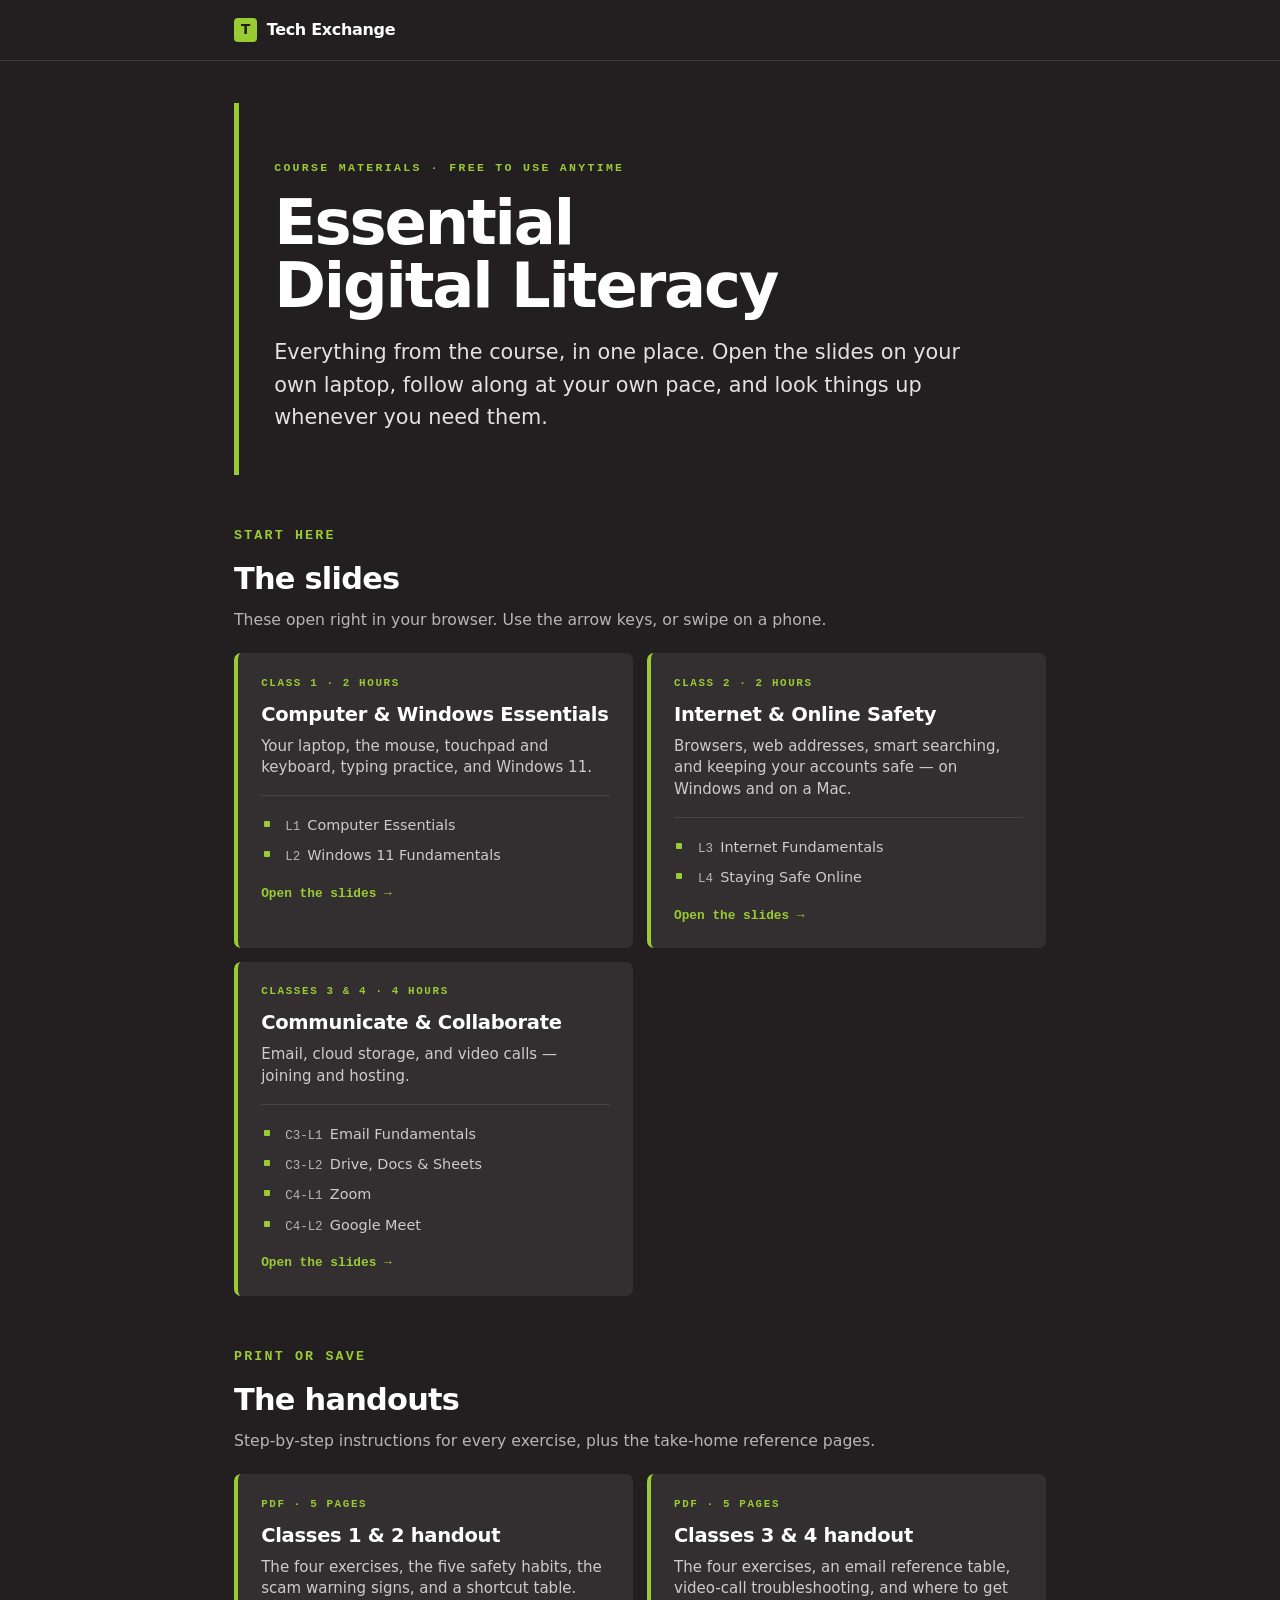
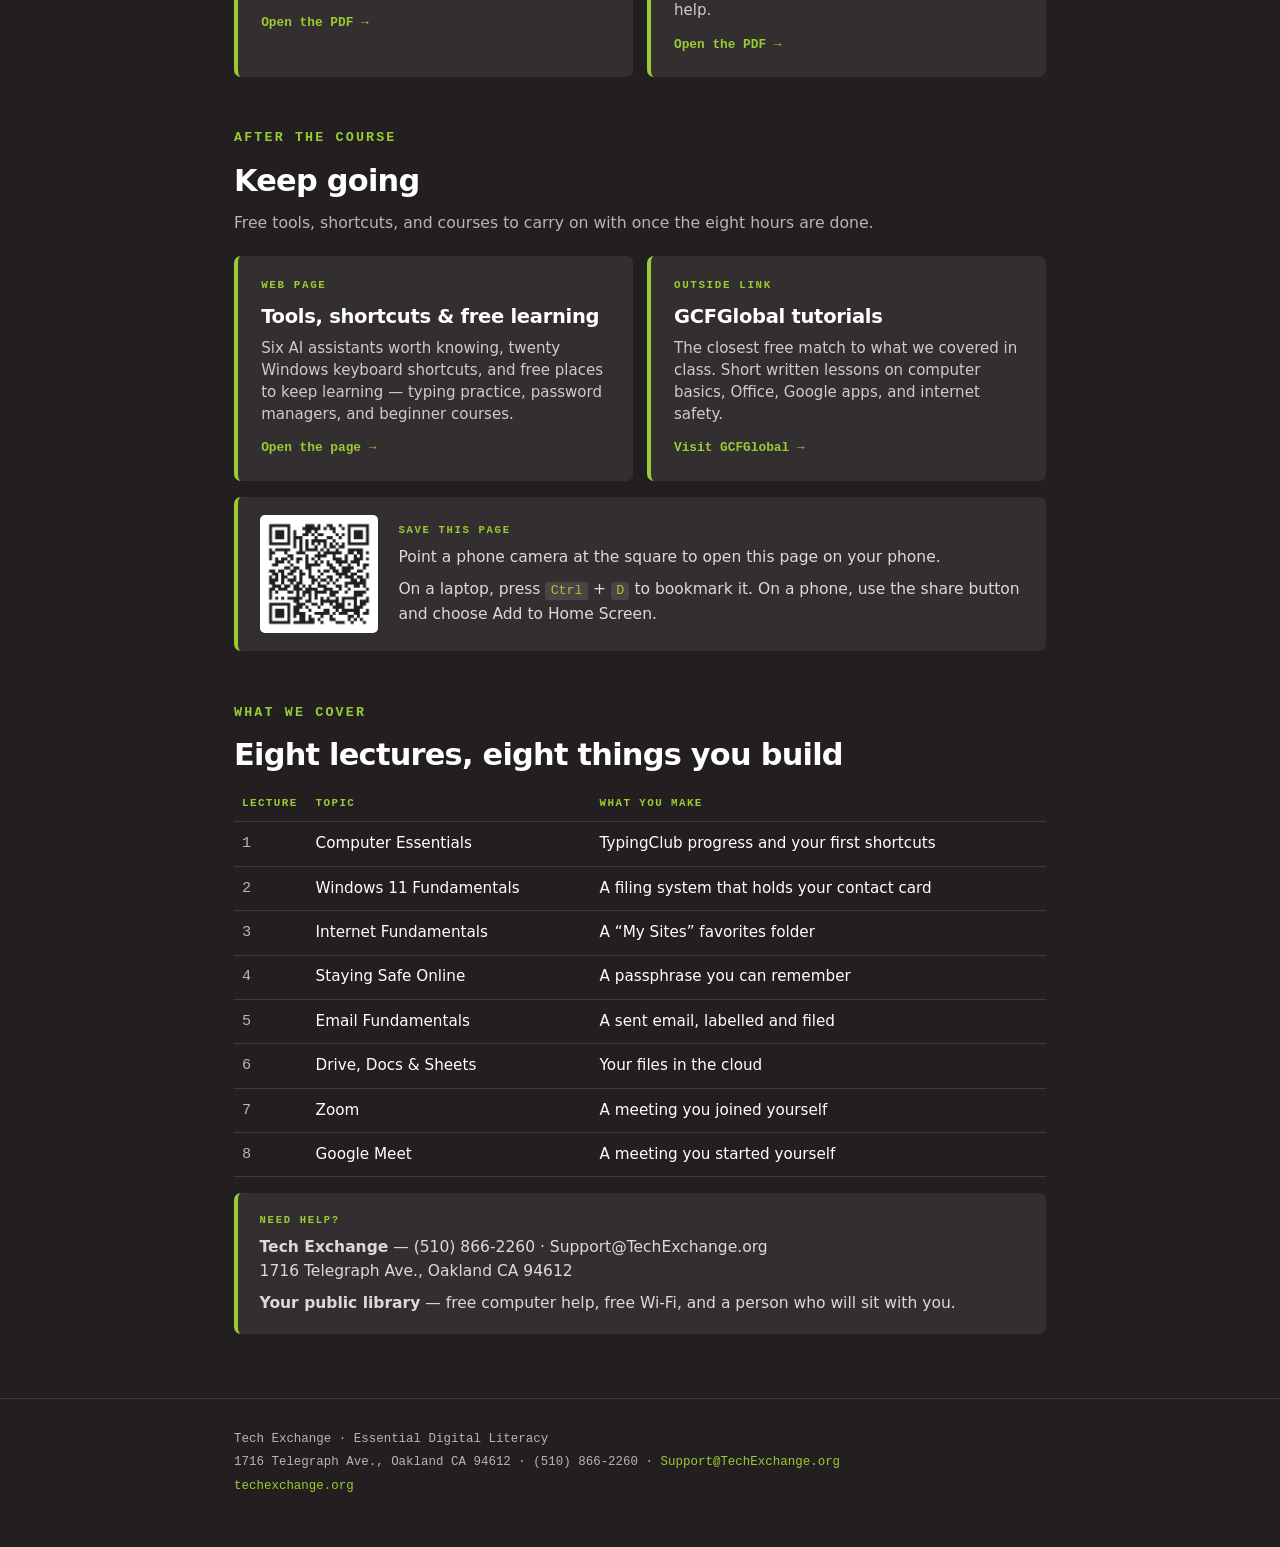
<file: index.html>
<!DOCTYPE html>
<html lang="en">
<head>
<meta charset="utf-8">
<meta name="viewport" content="width=device-width,initial-scale=1">
<title>Essential Digital Literacy — Course Materials | Tech Exchange</title>
<meta name="description" content="All slides and handouts from the Tech Exchange Essential Digital Literacy course. Free to use anytime.">
<style>
:root{
  --ink:#231F20;--lime:#99CC33;--slate:#332E2F;--paper:#FFFFFF;--muted:#B9B4B5;
  --sans:"IBM Plex Sans","Segoe UI",system-ui,-apple-system,Arial,sans-serif;
  --mono:"IBM Plex Mono","Courier New",monospace;
}
*{box-sizing:border-box;margin:0;padding:0}
body{background:var(--ink);color:var(--paper);font-family:var(--sans);line-height:1.55;
  -webkit-font-smoothing:antialiased}
.wrap{max-width:940px;margin:0 auto;padding:0 5vw}
a{color:inherit}

header{border-bottom:1px solid #3d3839;padding:1.1rem 0}
.brand{display:flex;align-items:center;gap:.6rem;font-weight:900;letter-spacing:-.02em;font-size:1rem}
.brand .mark{width:1.7em;height:1.7em;background:var(--lime);border-radius:4px;
  display:grid;place-items:center;color:var(--ink);font-size:.85em;font-weight:900}

.hero{padding:3.5rem 0 2.6rem;border-left:5px solid var(--lime);padding-left:clamp(1rem,4vw,2.2rem);
  margin:2.6rem 0 0}
.eyebrow{font-family:var(--mono);color:var(--lime);letter-spacing:.2em;text-transform:uppercase;
  font-weight:600;font-size:.72rem;margin-bottom:1rem}
h1{font-size:clamp(2.1rem,6.5vw,3.9rem);font-weight:900;letter-spacing:-.035em;line-height:1}
.hero p{font-size:clamp(1.02rem,2.2vw,1.3rem);color:#E4E1E1;margin-top:1.2rem;max-width:52ch}

h2{font-size:clamp(1.3rem,3vw,1.9rem);font-weight:900;letter-spacing:-.025em;margin:3.2rem 0 .4rem}
h2 .n{display:block;font-family:var(--mono);color:var(--lime);font-size:.44em;font-weight:600;
  letter-spacing:.16em;text-transform:uppercase;margin-bottom:.6em}
.sub{color:var(--muted);font-size:.98rem;margin-bottom:1.3rem}

.cards{display:grid;gap:.85rem;grid-template-columns:1fr 1fr}
@media(max-width:700px){.cards{grid-template-columns:1fr}}
.card{display:block;background:var(--slate);border-radius:7px;padding:1.35rem 1.45rem;
  text-decoration:none;border-left:4px solid var(--lime);transition:background .15s,transform .15s}
.card:hover,.card:focus-visible{background:#3f3839;transform:translateY(-2px)}
.card:focus-visible{outline:3px solid var(--lime);outline-offset:3px}
.card .k{font-family:var(--mono);font-size:.68rem;letter-spacing:.15em;text-transform:uppercase;
  color:var(--lime);font-weight:600;display:block;margin-bottom:.5rem}
.card h3{font-size:1.22rem;font-weight:800;letter-spacing:-.015em;margin-bottom:.35rem}
.card p{color:#CFCACB;font-size:.94rem;line-height:1.45}
.card .go{display:inline-block;margin-top:.8rem;font-family:var(--mono);font-size:.8rem;
  color:var(--lime);font-weight:600}

.lecs{margin-top:1rem;border-top:1px solid #4a4445;padding-top:.9rem}
.lecs li{list-style:none;font-size:.9rem;color:#CFCACB;padding:.22rem 0 .22rem 1.5rem;position:relative}
.lecs li::before{content:"";position:absolute;left:.15rem;top:.72em;width:.42em;height:.42em;
  background:var(--lime);border-radius:1px}
.lecs .id{font-family:var(--mono);font-size:.78rem;color:var(--muted);margin-right:.45rem}

.note{background:var(--slate);border-radius:7px;padding:1.15rem 1.35rem;margin-top:1rem;
  border-left:4px solid var(--lime)}
.note .tag{font-family:var(--mono);font-size:.66rem;letter-spacing:.16em;text-transform:uppercase;
  color:var(--lime);font-weight:600;display:block;margin-bottom:.4rem}
.note p{font-size:.97rem;color:#DDD9DA}
.note p + p{margin-top:.55rem}
kbd{font-family:var(--mono);background:#4a4445;border-radius:3px;padding:.1em .4em;
  font-size:.86em;color:var(--lime)}

table{width:100%;border-collapse:collapse;margin-top:.4rem}
th,td{text-align:left;padding:.62rem .5rem;border-bottom:1px solid #3d3839;font-size:.95rem}
th{font-family:var(--mono);font-size:.68rem;letter-spacing:.13em;text-transform:uppercase;
  color:var(--lime);font-weight:600}
td:first-child{font-family:var(--mono);color:var(--muted);white-space:nowrap;width:4.6rem}

footer{margin-top:4rem;border-top:1px solid #3d3839;padding:1.8rem 0 3rem;
  font-family:var(--mono);font-size:.78rem;color:var(--muted);line-height:1.9}
footer a{color:var(--lime);text-decoration:none}
footer a:hover{text-decoration:underline}
</style>
</head>
<body>

<header><div class="wrap"><div class="brand"><span class="mark">T</span>Tech&nbsp;Exchange</div></div></header>

<div class="wrap">

<div class="hero">
  <div class="eyebrow">Course materials · Free to use anytime</div>
  <h1>Essential<br>Digital Literacy</h1>
  <p>Everything from the course, in one place. Open the slides on your own laptop, follow along at your own pace, and look things up whenever you need them.</p>
</div>

<h2><span class="n">Start here</span>The slides</h2>
<p class="sub">These open right in your browser. Use the arrow keys, or swipe on a phone.</p>

<div class="cards">
  <a class="card" href="class-1.html">
    <span class="k">Class 1 · 2 hours</span>
    <h3>Computer &amp; Windows Essentials</h3>
    <p>Your laptop, the mouse, touchpad and keyboard, typing practice, and Windows 11.</p>
    <ul class="lecs">
      <li><span class="id">L1</span>Computer Essentials</li>
      <li><span class="id">L2</span>Windows 11 Fundamentals</li>
    </ul>
    <span class="go">Open the slides →</span>
  </a>

  <a class="card" href="class-2.html">
    <span class="k">Class 2 · 2 hours</span>
    <h3>Internet &amp; Online Safety</h3>
    <p>Browsers, web addresses, smart searching, and keeping your accounts safe — on Windows and on a Mac.</p>
    <ul class="lecs">
      <li><span class="id">L3</span>Internet Fundamentals</li>
      <li><span class="id">L4</span>Staying Safe Online</li>
    </ul>
    <span class="go">Open the slides →</span>
  </a>

  <a class="card" href="class-3.html">
    <span class="k">Classes 3 &amp; 4 · 4 hours</span>
    <h3>Communicate &amp; Collaborate</h3>
    <p>Email, cloud storage, and video calls — joining and hosting.</p>
    <ul class="lecs">
      <li><span class="id">C3-L1</span>Email Fundamentals</li>
      <li><span class="id">C3-L2</span>Drive, Docs &amp; Sheets</li>
      <li><span class="id">C4-L1</span>Zoom</li>
      <li><span class="id">C4-L2</span>Google Meet</li>
    </ul>
    <span class="go">Open the slides →</span>
  </a>
</div>

<h2><span class="n">Print or save</span>The handouts</h2>
<p class="sub">Step-by-step instructions for every exercise, plus the take-home reference pages.</p>

<div class="cards">
  <a class="card" href="class-1-handout.pdf">
    <span class="k">PDF · 5 pages</span>
    <h3>Classes 1 &amp; 2 handout</h3>
    <p>The four exercises, the five safety habits, the scam warning signs, and a shortcut table.</p>
    <span class="go">Open the PDF →</span>
  </a>
  <a class="card" href="class-2-handout.pdf">
    <span class="k">PDF · 5 pages</span>
    <h3>Classes 3 &amp; 4 handout</h3>
    <p>The four exercises, an email reference table, video-call troubleshooting, and where to get help.</p>
    <span class="go">Open the PDF →</span>
  </a>
</div>

<h2><span class="n">After the course</span>Keep going</h2>
<p class="sub">Free tools, shortcuts, and courses to carry on with once the eight hours are done.</p>

<div class="cards">
  <a class="card" href="resources.html">
    <span class="k">Web page</span>
    <h3>Tools, shortcuts &amp; free learning</h3>
    <p>Six AI assistants worth knowing, twenty Windows keyboard shortcuts, and free places to keep learning — typing practice, password managers, and beginner courses.</p>
    <span class="go">Open the page &rarr;</span>
  </a>
  <a class="card" href="https://edu.gcfglobal.org">
    <span class="k">Outside link</span>
    <h3>GCFGlobal tutorials</h3>
    <p>The closest free match to what we covered in class. Short written lessons on computer basics, Office, Google apps, and internet safety.</p>
    <span class="go">Visit GCFGlobal &rarr;</span>
  </a>
</div>

<div class="note" style="display:flex;gap:1.3rem;align-items:center;flex-wrap:wrap">
  <img src="[data-uri]" alt="QR code linking to this page"
       style="width:118px;height:118px;border-radius:5px;flex:0 0 auto">
  <div style="flex:1;min-width:230px">
    <span class="tag">Save this page</span>
    <p>Point a phone camera at the square to open this page on your phone.</p>
    <p>On a laptop, press <kbd>Ctrl</kbd> + <kbd>D</kbd> to bookmark it. On a phone, use the share button and choose Add to Home Screen.</p>
  </div>
</div>

<h2><span class="n">What we cover</span>Eight lectures, eight things you build</h2>
<table>
<tr><th>Lecture</th><th>Topic</th><th>What you make</th></tr>
<tr><td>1</td><td>Computer Essentials</td><td>TypingClub progress and your first shortcuts</td></tr>
<tr><td>2</td><td>Windows 11 Fundamentals</td><td>A filing system that holds your contact card</td></tr>
<tr><td>3</td><td>Internet Fundamentals</td><td>A “My Sites” favorites folder</td></tr>
<tr><td>4</td><td>Staying Safe Online</td><td>A passphrase you can remember</td></tr>
<tr><td>5</td><td>Email Fundamentals</td><td>A sent email, labelled and filed</td></tr>
<tr><td>6</td><td>Drive, Docs &amp; Sheets</td><td>Your files in the cloud</td></tr>
<tr><td>7</td><td>Zoom</td><td>A meeting you joined yourself</td></tr>
<tr><td>8</td><td>Google Meet</td><td>A meeting you started yourself</td></tr>
</table>

<div class="note">
  <span class="tag">Need help?</span>
  <p><strong>Tech Exchange</strong> — (510) 866-2260 · Support@TechExchange.org<br>1716 Telegraph Ave., Oakland CA 94612</p>
  <p><strong>Your public library</strong> — free computer help, free Wi-Fi, and a person who will sit with you.</p>
</div>

</div>

<footer><div class="wrap">
Tech Exchange · Essential Digital Literacy<br>
1716 Telegraph Ave., Oakland CA 94612 · (510) 866-2260 · <a href="mailto:Support@TechExchange.org">Support@TechExchange.org</a><br>
<a href="https://www.techexchange.org">techexchange.org</a>
</div></footer>

</body>
</html>
</file>
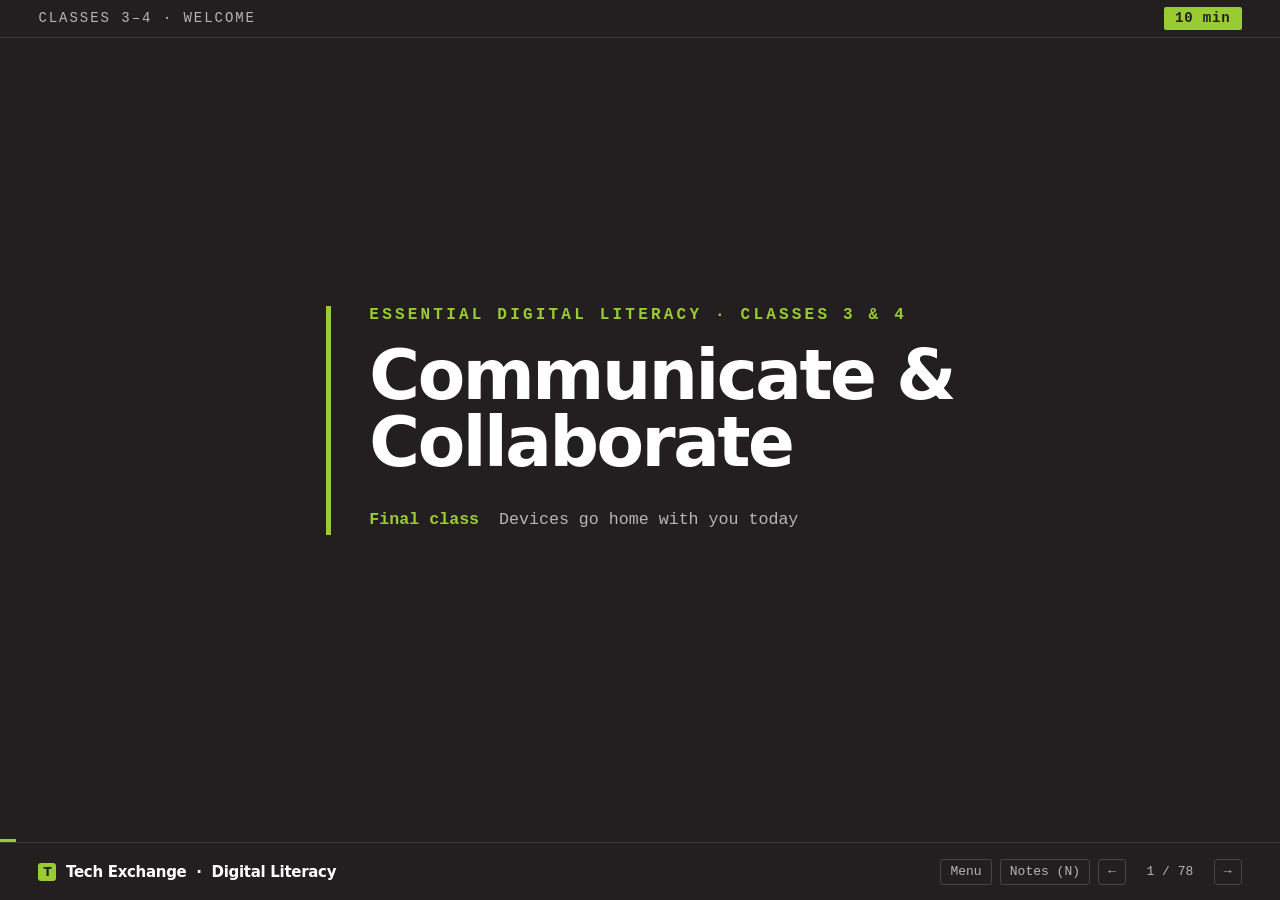
<file: class-3.html>
<!DOCTYPE html>
<html lang="en">
<head>
<meta charset="utf-8">
<meta name="viewport" content="width=device-width,initial-scale=1">
<title>Classes 3 &amp; 4 — Communicate &amp; Collaborate | Tech Exchange Digital Literacy</title>
<style>
:root{
  --ink:#231F20; --lime:#99CC33; --slate:#332E2F; --paper:#FFFFFF; --flag:#FF4D4D;
  --muted:#B9B4B5;
  --sans:"IBM Plex Sans","Segoe UI",system-ui,-apple-system,"Helvetica Neue",Arial,sans-serif;
  --mono:"IBM Plex Mono","Courier New",Courier,monospace;
}
*{box-sizing:border-box;margin:0;padding:0}
html,body{height:100%}
body{
  background:var(--ink); color:var(--paper); font-family:var(--sans);
  overflow:hidden; -webkit-font-smoothing:antialiased;
}
/* ---------- stage ---------- */
#stage{position:fixed;inset:0;display:flex;align-items:center;justify-content:center;padding:2.5vh 3vw 9vh}
.slide{display:none;width:100%;max-width:1180px;max-height:100%;overflow-y:auto}
.slide.on{display:block;animation:in .22s ease-out}
@keyframes in{from{opacity:0;transform:translateY(8px)}to{opacity:1;transform:none}}
@media (prefers-reduced-motion:reduce){.slide.on{animation:none}}

/* ---------- chip strip ---------- */
#chips{position:fixed;top:0;left:0;right:0;height:4.2vh;min-height:34px;
  display:flex;align-items:center;justify-content:space-between;
  padding:0 3vw;border-bottom:1px solid #3d3839;background:var(--ink);z-index:5}
#chipL{font-family:var(--mono);font-size:clamp(11px,1.15vw,14px);letter-spacing:.14em;
  text-transform:uppercase;color:var(--muted)}
#chipR{font-family:var(--mono);font-size:clamp(11px,1.15vw,14px);font-weight:600;
  background:var(--lime);color:var(--ink);padding:.25em .8em;border-radius:2px;letter-spacing:.06em}

/* ---------- footer ---------- */
#foot{position:fixed;bottom:0;left:0;right:0;height:6.4vh;min-height:48px;
  display:flex;align-items:center;justify-content:space-between;padding:0 3vw;
  border-top:1px solid #3d3839;background:var(--ink);z-index:5;gap:1rem}
#brand{display:flex;align-items:center;gap:.6rem;font-weight:900;letter-spacing:-.02em;
  font-size:clamp(12px,1.2vw,15px)}
#brand .mark{width:1.5em;height:1.5em;background:var(--lime);border-radius:3px;
  display:grid;place-items:center;color:var(--ink);font-size:.8em;font-weight:900}
#nav{display:flex;align-items:center;gap:.5rem;font-family:var(--mono);font-size:clamp(11px,1.1vw,13px)}
button{font:inherit;font-family:var(--mono);background:transparent;color:var(--muted);
  border:1px solid #4a4445;border-radius:3px;padding:.35em .7em;cursor:pointer}
button:hover{border-color:var(--lime);color:var(--lime)}
button:focus-visible{outline:3px solid var(--lime);outline-offset:2px}
#count{color:var(--muted);min-width:5.5em;text-align:center}
#bar{position:fixed;bottom:6.4vh;left:0;height:3px;background:var(--lime);z-index:6;transition:width .2s}

/* ---------- type ---------- */
h1{font-size:clamp(2.1rem,5.4vw,4.4rem);font-weight:900;letter-spacing:-.035em;line-height:.98}
h2{font-size:clamp(1.6rem,3.5vw,2.9rem);font-weight:900;letter-spacing:-.03em;line-height:1.04;
  margin-bottom:.6em}
h2 .n{color:var(--lime);font-family:var(--mono);font-size:.45em;font-weight:600;
  letter-spacing:.1em;display:block;margin-bottom:.5em}
p,li{font-size:clamp(1.02rem,1.75vw,1.5rem);line-height:1.5;color:#EDEAEA}
.lead{font-size:clamp(1.15rem,2.1vw,1.75rem);color:var(--paper)}
strong{color:var(--paper);font-weight:700}
.kbd{font-family:var(--mono);background:var(--slate);border:1px solid #4a4445;
  border-radius:3px;padding:.12em .45em;font-size:.9em;color:var(--lime);white-space:nowrap}
ul{list-style:none}
ul li{position:relative;padding-left:1.5em;margin-bottom:.65em}
ul li::before{content:"";position:absolute;left:0;top:.62em;width:.55em;height:.55em;
  background:var(--lime);border-radius:1px}
ol{padding-left:0;counter-reset:s;list-style:none}
ol li{position:relative;padding-left:2.4em;margin-bottom:.7em;counter-increment:s}
ol li::before{content:counter(s);position:absolute;left:0;top:.05em;font-family:var(--mono);
  font-size:.85em;font-weight:600;color:var(--ink);background:var(--lime);width:1.7em;height:1.7em;
  display:grid;place-items:center;border-radius:3px}

/* ---------- components ---------- */
.grid{display:grid;gap:1rem;margin-top:.4em}
.g2{grid-template-columns:repeat(2,1fr)}
.g3{grid-template-columns:repeat(3,1fr)}
.g4{grid-template-columns:repeat(4,1fr)}
@media(max-width:820px){.g2,.g3,.g4{grid-template-columns:1fr}}
.card{background:var(--slate);border-radius:5px;padding:1.1em 1.2em;border-left:3px solid var(--lime)}
.card h3{font-size:clamp(.95rem,1.5vw,1.25rem);font-weight:700;margin-bottom:.35em;color:var(--paper)}
.card p{font-size:clamp(.9rem,1.35vw,1.12rem);color:#CFCACB;line-height:1.42}
.plain{border-left-color:#4a4445}

.callout{border-radius:5px;padding:1em 1.2em;margin-top:1.1em;background:var(--slate);
  border-left:4px solid var(--lime)}
.callout .tag{font-family:var(--mono);font-size:.72em;letter-spacing:.16em;text-transform:uppercase;
  color:var(--lime);font-weight:600;display:block;margin-bottom:.35em}
.callout.caution{border-left-color:var(--flag)}
.callout.caution .tag{color:var(--flag)}
.callout p{font-size:clamp(.95rem,1.5vw,1.25rem)}

.obj{background:var(--slate);border-radius:5px;padding:1.1em 1.3em;margin-top:1em}
.obj .tag{font-family:var(--mono);font-size:.72em;letter-spacing:.16em;text-transform:uppercase;
  color:var(--lime);font-weight:600;display:block;margin-bottom:.6em}

.cover{border-left:5px solid var(--lime);padding-left:clamp(1rem,3vw,2.4rem)}
.cover .eyebrow{font-family:var(--mono);color:var(--lime);letter-spacing:.2em;font-weight:600;
  text-transform:uppercase;font-size:clamp(.75rem,1.3vw,1rem);margin-bottom:1.1em}
.cover .meta{font-family:var(--mono);color:var(--muted);margin-top:1.6em;
  font-size:clamp(.8rem,1.3vw,1.05rem);line-height:1.9}
.cover .meta b{color:var(--lime);font-weight:600}

.steps li{background:var(--slate);border-radius:4px;padding:.75em 1em .75em 3.4em;margin-bottom:.55em}
.steps li::before{left:.8em;top:.75em}

.qa{background:var(--slate);border-radius:5px;padding:1em 1.2em;margin-bottom:.7em}
.qa .q{font-weight:700;font-size:clamp(1rem,1.6vw,1.3rem);margin-bottom:.3em}
.qa .a{color:var(--lime);font-family:var(--mono);font-size:clamp(.88rem,1.4vw,1.1rem)}

table{width:100%;border-collapse:collapse;margin-top:.6em}
th,td{text-align:left;padding:.6em .7em;border-bottom:1px solid #433d3e;
  font-size:clamp(.88rem,1.4vw,1.15rem)}
th{font-family:var(--mono);font-size:.78em;letter-spacing:.12em;text-transform:uppercase;
  color:var(--lime);font-weight:600}

/* scam drill */
.msg{background:var(--slate);border-radius:6px;padding:1.2em 1.4em;font-size:clamp(.95rem,1.55vw,1.25rem);
  line-height:1.65;max-width:44ch;border:1px solid #4a4445}
.flag{background:#4a4445;border-radius:3px;padding:.05em .3em;cursor:pointer;
  border-bottom:2px dotted var(--lime)}
.flag:hover{background:#5a5354}
.flag.hit{background:var(--flag);color:var(--ink);font-weight:700;border-bottom-color:transparent}
#drillCount{font-family:var(--mono);color:var(--lime);font-weight:600;margin-top:.9em;display:block;
  font-size:clamp(.9rem,1.4vw,1.15rem)}

/* notes */
#notes{position:fixed;left:0;right:0;bottom:6.4vh;max-height:42vh;overflow-y:auto;
  background:#171415;border-top:2px solid var(--lime);padding:1.1em 3vw;display:none;z-index:7}
#notes.on{display:block}
#notes h4{font-family:var(--mono);font-size:.78rem;letter-spacing:.16em;text-transform:uppercase;
  color:var(--lime);margin-bottom:.5em}
#notes p{font-size:clamp(.9rem,1.3vw,1.08rem);color:#DAD6D7;line-height:1.55}

/* menu */
#menu{position:fixed;inset:0;background:rgba(20,17,18,.97);z-index:9;display:none;
  padding:6vh 6vw;overflow-y:auto}
#menu.on{display:block}
#menu h3{font-family:var(--mono);color:var(--lime);letter-spacing:.16em;text-transform:uppercase;
  font-size:.85rem;margin:1.4em 0 .6em}
#menu h3:first-child{margin-top:0}
#menu a{display:block;color:#DAD6D7;text-decoration:none;padding:.35em 0;
  font-size:clamp(.92rem,1.4vw,1.15rem);border-bottom:1px solid #2e2a2b}
#menu a:hover,#menu a:focus{color:var(--lime)}
.sr{position:absolute;width:1px;height:1px;overflow:hidden;clip:rect(0 0 0 0)}
</style>
</head>
<body>
<div id="chips"><span id="chipL"></span><span id="chipR"></span></div>
<div id="stage"><div id="slides"></div></div>
<div id="bar" style="width:0"></div>
<div id="notes"><h4>Instructor notes</h4><p id="notesBody"></p></div>
<div id="menu" role="dialog" aria-label="Jump to section"></div>
<div id="foot">
  <div id="brand"><span class="mark">T</span> Tech&nbsp;Exchange &nbsp;·&nbsp; Digital Literacy</div>
  <div id="nav">
    <button id="btnMenu" aria-label="Jump to section">Menu</button>
    <button id="btnNotes" aria-label="Toggle instructor notes">Notes (N)</button>
    <button id="btnPrev" aria-label="Previous slide">←</button>
    <span id="count"></span>
    <button id="btnNext" aria-label="Next slide">→</button>
  </div>
</div>
<script>
const DECK = [

/* ===================== FRONT MATTER ===================== */
{h:"Classes 3–4",c:"Welcome",t:"10 min",html:`
<div class="cover">
  <div class="eyebrow">Essential Digital Literacy · Classes 3 &amp; 4</div>
  <h1>Communicate &amp;<br>Collaborate</h1>
  <div class="meta">
    <b>Final class</b> &nbsp;Devices go home with you today
  </div>
</div>`,
n:"Sign-in sheet around now. Laptops open and powering on while you talk. Confirm everyone has their Device ID recorded from the first class."},

{h:"Classes 3–4",c:"Welcome",t:"10 min",html:`
<h2><span class="n">The plan</span>Four hours, four tools</h2>
<table>
<tr><th>Hour</th><th>What we cover</th><th>What you walk out with</th></tr>
<tr><td><span class="kbd">1</span></td><td>Email — Gmail</td><td>A sent email and a labelled inbox</td></tr>
<tr><td><span class="kbd">2</span></td><td>Google Drive, Docs, Sheets</td><td>Your files in the cloud</td></tr>
<tr><td><span class="kbd">3</span></td><td>Zoom</td><td>A meeting you joined yourself</td></tr>
<tr><td><span class="kbd">4</span></td><td>Google Meet</td><td>A meeting you started yourself</td></tr>
</table>
<div class="callout"><span class="tag">Note</span><p>A break after every hour, and a longer break after Hour 2. We finish with your device paperwork.</p></div>`,
n:"Point at the artifact column again. Same promise as Class 1 — they leave with four things they made."},

{h:"Classes 3–4",c:"Welcome",t:"10 min",html:`
<h2><span class="n">From Classes 1 &amp; 2</span>What you already have</h2>
<div class="grid g4">
<div class="card"><h3>My Info.txt</h3><p>Your contact card, saved in Documents.</p></div>
<div class="card"><h3>My Files</h3><p>Personal, Jobs, Health — your filing cabinet.</p></div>
<div class="card"><h3>My Sites</h3><p>Three bookmarks you use for real.</p></div>
<div class="card"><h3>Your passphrase</h3><p>Four words on the paper card.</p></div>
</div>
<div class="callout"><span class="tag">Important</span><p>You will use all four today. Same ground rule as Class 1: nothing you do is unfixable, and <span class="kbd">Ctrl</span>+<span class="kbd">Z</span> still undoes your last action.</p></div>`,
n:"Have them open File Explorer and confirm My Info.txt is still there before you start. Anyone missing it, rebuild during Hour 1's lab — it takes two minutes."},

/* ===================== HOUR 1 : C3-L1 ===================== */
{h:"Hour 1 · C3-L1",c:"Module cover",t:"40 min",html:`
<div class="cover">
  <div class="eyebrow">Hour 1 · Module C3-L1</div>
  <h1>Email<br>Fundamentals</h1>
  <div class="meta">
    <b>Teach</b> 25 min &nbsp;·&nbsp; <b>Hands-on</b> 12 min &nbsp;·&nbsp; <b>Checkpoint</b> 3 min<br>
    <b>You will build</b> &nbsp;A sent email and a labelled, organised inbox
  </div>
</div>`,
n:"Lab launch 25 minutes in. Have your instructor demo account open and projected before you begin."},

{h:"Hour 1 · C3-L1",c:"Why this matters",t:"1½ min",html:`
<h2><span class="n">Why this matters</span>Email is the key to everything else</h2>
<p class="lead">Your email address is how you sign in to benefits portals, job applications, banks, and every tool we use today. It is the front door.</p>
<div class="obj"><span class="tag">By the end of this hour you can</span>
<ul>
<li>Read an email address and say what each part means</li>
<li>Sign in to and out of your account</li>
<li>Send a message, reply to one, and forward one</li>
<li>Distinguish To, CC, and BCC</li>
<li>Label, archive, delete, and search your mail</li>
<li>Recognise spam and get it out of your inbox</li>
</ul></div>`,
n:"Front door is the framing that lands. Tie it back to Class 2's rule that email gets the strongest passphrase."},

{h:"Hour 1 · C3-L1",c:"Recall",t:"1 min",html:`
<h2><span class="n">Building on Class 2</span>You already protected this account</h2>
<p class="lead">In Class 2 you learned that email gets your strongest passphrase and two-step sign-in first, because whoever controls it can reset everything else.</p>
<p style="margin-top:1em">Today you find out why it is worth that much protection.</p>`,
n:"Thirty seconds. Continuity, then move."},

{h:"Hour 1 · C3-L1",c:"Concept",t:"2 min",html:`
<h2><span class="n">Concept 1 of 10</span>Reading an email address</h2>
<p class="lead" style="font-family:var(--mono);color:var(--lime);font-size:clamp(1.1rem,2.4vw,2rem)">amy<b style="color:var(--paper)">.</b>smith82<b style="color:var(--paper)">@</b>gmail.com</p>
<div class="grid g3" style="margin-top:1.2em">
<div class="card"><h3>Before the @</h3><p>Your username. Who you are. Chosen by you, unique to you.</p></div>
<div class="card"><h3>The @</h3><p>Reads as "at". Separates the person from the place.</p></div>
<div class="card"><h3>After the @</h3><p>The provider — gmail.com, yahoo.com, outlook.com. Where the mail is kept.</p></div>
</div>
<div class="callout"><span class="tag">Tip</span><p>Same as a postal address: name first, then where they live. Read it aloud as "amy dot smith eighty-two at gmail dot com."</p></div>`,
n:"Have a few people read their own address aloud using at and dot. It builds confidence for saying it over the phone."},

{h:"Hour 1 · C3-L1",c:"Concept",t:"1½ min",html:`
<h2><span class="n">Concept 2 of 10</span>Signing in</h2>
<ol class="steps">
<li>Open your browser. Click the <b>address bar</b>.</li>
<li>Type <b>gmail.com</b> and press <span class="kbd">Enter</span>.</li>
<li>Enter your email address. Click <b>Next</b>.</li>
<li>Enter your password. Click <b>Next</b>.</li>
</ol>
<div class="callout"><span class="tag">Tip</span><p>Address bar, not a search. Same rule as Class 2 — going straight there means you can't land on a fake copy.</p></div>`,
n:"Bookmark gmail.com together right now with Ctrl+D. It reinforces Class 2 and saves time all day."},

{h:"Hour 1 · C3-L1",c:"Concept",t:"2 min",html:`
<h2><span class="n">Concept 3 of 10</span>What you are looking at</h2>
<div class="grid g2">
<div class="card"><h3>Inbox</h3><p>Everything that arrives. Your starting point, on the left.</p></div>
<div class="card"><h3>Sent</h3><p>Copies of everything you send. Proof you sent it.</p></div>
<div class="card"><h3>Drafts</h3><p>Messages you started but haven't sent. Saved automatically.</p></div>
<div class="card"><h3>Spam and Trash</h3><p>Junk, and things you deleted. Trash empties itself after about 30 days.</p></div>
</div>
<div class="callout"><span class="tag">Tip</span><p>Search box across the top. Settings gear top right. Everything else is on the left.</p></div>`,
n:"Project your demo account and point at each one. Do not let anyone open their own inbox yet — you lose the room."},

{h:"Hour 1 · C3-L1",c:"Concept",t:"2½ min",html:`
<h2><span class="n">Concept 4 of 10</span>Sending a message</h2>
<ol class="steps">
<li>Click <b>Compose</b>, top left. A box opens bottom right.</li>
<li><b>To</b> — the address you are sending to.</li>
<li><b>Subject</b> — a few words saying what it is about.</li>
<li><b>Body</b> — the message itself.</li>
<li>Click <b>Send</b>.</li>
</ol>
<div class="callout"><span class="tag">Important</span><p>Always write a subject. A message with no subject often lands in spam, and people are less likely to open it.</p></div>`,
n:"Write a bad subject and a good one on the board: 'hi' versus 'Question about Class 1'. The difference sticks."},

{h:"Hour 1 · C3-L1",c:"Concept",t:"2 min",html:`
<h2><span class="n">Concept 5 of 10</span>To, CC, and BCC</h2>
<div class="grid g3">
<div class="card"><h3>To</h3><p>The people the message is <b>for</b>. They are expected to read and reply.</p></div>
<div class="card"><h3>CC — carbon copy</h3><p>People who should <b>know</b> but do not need to act. Everyone can see them.</p></div>
<div class="card"><h3>BCC — blind carbon copy</h3><p>A hidden copy. Nobody else sees that address.</p></div>
</div>
<div class="callout"><span class="tag">Tip</span><p>Emailing a group who do not know each other? Put them in <b>BCC</b>. It keeps everyone's address private.</p></div>`,
n:"The BCC-for-groups tip is the practical one. Most people have had their address shared in a mass email without meaning to."},

{h:"Hour 1 · C3-L1",c:"Concept",t:"2 min",html:`
<h2><span class="n">Concept 6 of 10</span>Reply, Reply All, Forward</h2>
<div class="grid g3">
<div class="card"><h3>Reply</h3><p>Goes to the sender only. Your default.</p></div>
<div class="card"><h3>Reply All</h3><p>Goes to everyone who received it. Use it deliberately.</p></div>
<div class="card"><h3>Forward</h3><p>Sends the message on to someone new.</p></div>
</div>
<div class="callout caution"><span class="tag">Caution</span><p>Reply All on a message sent to fifty people sends your answer to all fifty. Check the To line before you send.</p></div>`,
n:"Everyone has a Reply All story. Ask for one — it teaches the lesson better than the slide does."},

{h:"Hour 1 · C3-L1",c:"Concept",t:"2 min",html:`
<h2><span class="n">Concept 7 of 10</span>Attachments</h2>
<ol class="steps">
<li>In a message you are writing, click the <b>paperclip</b> at the bottom.</li>
<li>Find your file — <b>Documents</b>, then <b>My Files</b>, then the folder you want.</li>
<li>Click the file once, then click <b>Open</b>. Wait for it to finish loading.</li>
</ol>
<div class="callout caution"><span class="tag">Caution</span><p>Never open an attachment you were not expecting, even from someone you know. Attachments are the most common way a laptop gets infected.</p></div>`,
n:"This is the payoff for Class 1's filing cabinet — attaching is just navigating the folders they already built."},

{h:"Hour 1 · C3-L1",c:"Concept",t:"2 min",html:`
<h2><span class="n">Concept 8 of 10</span>Spam</h2>
<p class="lead">Unwanted mail. The digital version of the junk that comes to your mailbox at home.</p>
<div class="grid g2" style="margin-top:1em">
<div class="card"><h3>Gmail catches most of it</h3><p>It goes to the Spam folder automatically. You rarely need to look.</p></div>
<div class="card"><h3>When one gets through</h3><p>Open it, click <b>Report spam</b>. Gmail learns and blocks the next one.</p></div>
</div>
<div class="callout caution"><span class="tag">Caution</span><p>The four signs from Class 2 apply here exactly: urgency, a threat or a prize, a wrong address, an unusual way to pay. Do not click. Report and delete.</p></div>`,
n:"Direct callback to Lecture 4 in Class 2. The scam drill they did there is the same skill applied to the inbox."},

{h:"Hour 1 · C3-L1",c:"Concept",t:"2 min",html:`
<h2><span class="n">Concept 9 of 10</span>Labels, archive, delete</h2>
<div class="grid g3">
<div class="card"><h3>Label</h3><p>A tag you attach — <b>Jobs</b>, <b>Health</b>, <b>Workshops</b>. One message can carry several.</p></div>
<div class="card"><h3>Archive</h3><p>Out of the inbox, still findable. Use this for most things.</p></div>
<div class="card"><h3>Delete</h3><p>To Trash, gone after about 30 days.</p></div>
</div>
<div class="callout"><span class="tag">Tip</span><p>Labels are the same idea as the folders you built in Class 1 — a drawer for each part of your life.</p></div>`,
n:"Archive over delete is the habit worth teaching. Storage is free; regret is not."},

{h:"Hour 1 · C3-L1",c:"Concept",t:"1½ min",html:`
<h2><span class="n">Concept 10 of 10</span>Finding an old message</h2>
<p class="lead">The search box at the top searches every message you have ever sent or received.</p>
<div class="grid g3" style="margin-top:1em">
<div class="card"><h3>A person</h3><p>Type their name or address.</p></div>
<div class="card"><h3>A subject</h3><p>Type a word from the subject line.</p></div>
<div class="card"><h3>Anything inside</h3><p>Type a word from the body of the message.</p></div>
</div>
<div class="callout"><span class="tag">Tip</span><p>You never have to organise perfectly. Search finds it either way.</p></div>`,
n:"Same relief as Windows Search in Class 1 — permission to forget where things are."},

{h:"Hour 1 · C3-L1",c:"Demonstration",t:"2½ min",html:`
<h2><span class="n">Watch first</span>Send, find, label</h2>
<ol class="steps">
<li>Click <b>Compose</b>. In <b>To</b>, type the class address on the board.</li>
<li><b>Subject:</b> Email Basics — your first name.</li>
<li><b>Body:</b> one sentence about something you learned in Class 1.</li>
<li>Click <b>Send</b>. Then open <b>Sent</b> on the left and find it there.</li>
<li>Open the message, click the <b>label</b> icon, create a label called <b>Workshops</b>.</li>
</ol>
<div class="callout"><span class="tag">Important</span><p>Watch me do it once all the way through. Hands off keyboards for this pass.</p></div>`,
n:"Write the class demo address on the board in large letters before you start. Mistyped addresses eat the whole lab."},

{h:"Hour 1 · C3-L1",c:"Lab launch",t:"12 min",html:`
<h2><span class="n">Lab 5 · 12 minutes</span>Send Your First Real Email</h2>
<p class="lead">One message sent, found, and filed.</p>
<div class="grid g2" style="margin-top:1em">
<div class="card"><h3>You will produce</h3><p>A message sent to the class address, visible in your <b>Sent</b> folder, carrying a label called <b>Workshops</b>.</p></div>
<div class="card"><h3>Done when</h3><p>You click <b>Workshops</b> on the left and your message is sitting there.</p></div>
</div>
<div class="callout"><span class="tag">Tip</span><p>Finished early? Attach <b>My Info.txt</b> from Documents and send it to yourself. Now you have your details anywhere you can get to email.</p></div>`,
n:"Circulate immediately. Watch for the address typed with a comma instead of a dot, and for people hunting the label icon — it looks like a luggage tag."},

{h:"Hour 1 · C3-L1",c:"Checkpoint",t:"1½ min",html:`
<h2><span class="n">Checkpoint</span>Three questions</h2>
<div class="qa"><div class="q">1. You are emailing twelve neighbours who do not know each other. Which field?</div></div>
<div class="qa"><div class="q">2. You want a message out of your inbox but still findable next year. Archive or delete?</div></div>
<div class="qa"><div class="q">3. An email you were not expecting has an attachment. What do you do?</div></div>`,
n:"Give fifteen seconds of quiet before taking hands."},

{h:"Hour 1 · C3-L1",c:"Checkpoint",t:"1½ min",html:`
<h2><span class="n">Checkpoint</span>Answers</h2>
<div class="qa"><div class="q">1. Twelve neighbours who do not know each other.</div><div class="a">BCC. It keeps every address private.</div></div>
<div class="qa"><div class="q">2. Out of the inbox, still findable.</div><div class="a">Archive. Delete removes it after about 30 days.</div></div>
<div class="qa"><div class="q">3. An unexpected attachment.</div><div class="a">Do not open it. Check with the sender another way first.</div></div>`,
n:"Then a ten-minute break."},

{h:"Hour 1 · C3-L1",c:"Summary",t:"1 min",html:`
<h2><span class="n">Hour 1 complete</span>What you can now do</h2>
<ul>
<li>Read an email address aloud and explain its parts</li>
<li>Sign in and out of your account safely</li>
<li>Send, reply, reply all, and forward</li>
<li>Choose correctly between To, CC, and BCC</li>
<li>Attach a file from your own folders</li>
<li>Label, archive, delete, and search your mail</li>
</ul>
<div class="callout"><span class="tag">Next</span><p>Ten-minute break. Then Hour 2 — where your files can live so you never lose them again.</p></div>`,
n:"Return time on the board."},

/* ===================== HOUR 2 : C3-L2 ===================== */
{h:"Hour 2 · C3-L2",c:"Module cover",t:"40 min",html:`
<div class="cover">
  <div class="eyebrow">Hour 2 · Module C3-L2</div>
  <h1>Google Drive,<br>Docs &amp; Sheets</h1>
  <div class="meta">
    <b>Teach</b> 25 min &nbsp;·&nbsp; <b>Hands-on</b> 12 min &nbsp;·&nbsp; <b>Checkpoint</b> 3 min<br>
    <b>You will build</b> &nbsp;Your contact card, living in the cloud
  </div>
</div>`,
n:"Lab launch 25 minutes in. The long break starts at the 40-minute mark — protect it."},

{h:"Hour 2 · C3-L2",c:"Why this matters",t:"1½ min",html:`
<h2><span class="n">Why this matters</span>What if the laptop breaks?</h2>
<p class="lead">Everything you saved in Class 1 lives on this one machine. If it is lost, dropped, or stolen, it goes with it. Unless you put a copy somewhere else.</p>
<div class="obj"><span class="tag">By the end of this hour you can</span>
<ul>
<li>Explain what cloud storage is</li>
<li>Upload a file from your laptop to Google Drive</li>
<li>Create a document, name it, and format text</li>
<li>Enter numbers in a spreadsheet and total them</li>
<li>Organise Drive into folders and share a file</li>
</ul></div>`,
n:"Lead with the fear and answer it. 'What if the laptop breaks' is the question they are already carrying."},

{h:"Hour 2 · C3-L2",c:"Recall",t:"1 min",html:`
<h2><span class="n">Building on Hour 1</span>Same account, more tools</h2>
<p class="lead">The Google account you just used for email also gives you Drive, Docs, Sheets, Slides, and — in Class 4 — Google Meet.</p>
<p style="margin-top:1em">One sign-in. Nothing new to create.</p>
<div class="callout"><span class="tag">Tip</span><p>The nine-dot grid in the top-right corner of Gmail switches between all of them.</p></div>`,
n:"Show the nine-dot grid live. It is the single most useful navigation control in the Google world and most people never notice it."},

{h:"Hour 2 · C3-L2",c:"Concept",t:"2 min",html:`
<h2><span class="n">Concept 1 of 10</span>What the cloud actually is</h2>
<p class="lead">Someone else's computer, in a building with backup power, holding a copy of your files.</p>
<div class="grid g3" style="margin-top:1em">
<div class="card"><h3>Reachable anywhere</h3><p>Any device that can sign in to your account.</p></div>
<div class="card"><h3>Survives your laptop</h3><p>Break it, lose it — the files are still there.</p></div>
<div class="card"><h3>Free to a point</h3><p>15 GB with every Google account. Thousands of documents.</p></div>
</div>
<div class="callout"><span class="tag">Note</span><p>It is not magic and it is not mysterious. It is a copy kept somewhere safer than your bag.</p></div>`,
n:"Demystify hard. 'The cloud' makes people anxious because it sounds like nowhere. Name the building."},

{h:"Hour 2 · C3-L2",c:"Concept",t:"1½ min",html:`
<h2><span class="n">Concept 2 of 10</span>Getting to Drive</h2>
<ol class="steps">
<li>From Gmail, click the <b>nine-dot grid</b> in the top-right corner.</li>
<li>Click <b>Drive</b>.</li>
<li>Or type <b>drive.google.com</b> in the address bar.</li>
</ol>
<div class="callout"><span class="tag">Tip</span><p>Bookmark it with <span class="kbd">Ctrl</span>+<span class="kbd">D</span> into your <b>My Sites</b> folder from Class 2.</p></div>`,
n:"Every bookmark you add today makes tomorrow easier. Keep reinforcing the habit."},

{h:"Hour 2 · C3-L2",c:"Concept",t:"2 min",html:`
<h2><span class="n">Concept 3 of 10</span>Drive looks familiar on purpose</h2>
<div class="grid g2">
<div class="card"><h3>My Drive</h3><p>Your filing cabinet. Folders and files you own — the same idea as Documents.</p></div>
<div class="card"><h3>Home / Recent</h3><p>What you touched lately. Like the papers already on your desk.</p></div>
<div class="card"><h3>Shared with me</h3><p>Files other people gave you access to.</p></div>
<div class="card"><h3>Trash</h3><p>Deleted items, recoverable for 30 days.</p></div>
</div>
<div class="callout"><span class="tag">Tip</span><p>List view for details, grid view for pictures. The toggle is top right.</p></div>`,
n:"Anchor to File Explorer from Class 1 at every opportunity. Same shape, different window."},

{h:"Hour 2 · C3-L2",c:"Concept",t:"2 min",html:`
<h2><span class="n">Concept 4 of 10</span>Getting a file into Drive</h2>
<ol class="steps">
<li>Click <b>+ New</b>, top left.</li>
<li>Choose <b>File upload</b>.</li>
<li>Find your file — <b>Documents</b>, <b>My Files</b>, <b>Personal</b>, <b>My Info.txt</b>.</li>
<li>Click it, then <b>Open</b>. Watch the progress box in the corner.</li>
</ol>
<div class="callout"><span class="tag">Note</span><p>Uploading makes a copy. The original stays on your laptop. Now you have two, in two places — which is the whole point.</p></div>`,
n:"'Now you have two, in two places' is the sentence that makes backup click. Say it slowly."},

{h:"Hour 2 · C3-L2",c:"Concept",t:"2 min",html:`
<h2><span class="n">Concept 5 of 10</span>Google Docs</h2>
<p class="lead">A word processor that runs in your browser. Free, nothing to install.</p>
<ol class="steps">
<li><b>+ New</b>, then <b>Google Docs</b>. A blank document opens in a new tab.</li>
<li>Click <b>Untitled document</b> top left and give it a real name.</li>
<li>Type. Select text by dragging over it, then use the toolbar for size, bold, and colour.</li>
</ol>
<div class="callout"><span class="tag">Important</span><p>There is no Save button, and you do not need one. It saves every few seconds by itself.</p></div>`,
n:"The missing Save button genuinely alarms people. Address it before anyone asks."},

{h:"Hour 2 · C3-L2",c:"Concept",t:"1½ min",html:`
<h2><span class="n">Concept 6 of 10</span>Your keyboard still works</h2>
<table>
<tr><th>Keys</th><th>In Docs, Sheets, and Slides</th></tr>
<tr><td><span class="kbd">Ctrl</span>+<span class="kbd">C</span> / <span class="kbd">Ctrl</span>+<span class="kbd">V</span></td><td>Copy and paste</td></tr>
<tr><td><span class="kbd">Ctrl</span>+<span class="kbd">Z</span></td><td>Undo — exactly as in Class 1</td></tr>
<tr><td><span class="kbd">Ctrl</span>+<span class="kbd">A</span></td><td>Select everything</td></tr>
<tr><td><span class="kbd">Shift</span></td><td>Capital letters</td></tr>
</table>
<div class="callout"><span class="tag">Note</span><p>Nothing new to learn here. The keys you practised in Class 1 work in every one of these tools.</p></div>`,
n:"Deliberate confidence slide. Sixty seconds, and the room relaxes."},

{h:"Hour 2 · C3-L2",c:"Concept",t:"2 min",html:`
<h2><span class="n">Concept 7 of 10</span>Google Sheets</h2>
<p class="lead">A grid. Columns have letters, rows have numbers. Every box has an address like <b>A1</b>.</p>
<ol class="steps">
<li>Click a box and type. Press <span class="kbd">Enter</span> to move down, <span class="kbd">Tab</span> to move right.</li>
<li>To add up a column, click an empty box below it.</li>
<li>Type <b>=SUM(A1:A5)</b> and press <span class="kbd">Enter</span>. The total appears.</li>
</ol>
<div class="callout"><span class="tag">Tip</span><p>The <b>=</b> tells Sheets "this is a calculation, not text." <b>A1:A5</b> means "from A1 down to A5."</p></div>`,
n:"Keep this to one formula. SUM is the only one that matters today — resist the temptation to add AVERAGE."},

{h:"Hour 2 · C3-L2",c:"Concept",t:"1½ min",html:`
<h2><span class="n">Concept 8 of 10</span>Google Slides</h2>
<p class="lead">For presentations. Same account, same toolbar, same keyboard.</p>
<div class="grid g3" style="margin-top:1em">
<div class="card"><h3>Add a slide</h3><p>The <b>+</b> at the top left.</p></div>
<div class="card"><h3>Change the look</h3><p><b>Theme</b> applies colours and fonts to every slide at once.</p></div>
<div class="card"><h3>Present</h3><p>The <b>Slideshow</b> button, top right. <span class="kbd">Esc</span> exits.</p></div>
</div>
<div class="callout"><span class="tag">Note</span><p>This deck was built the same way. Nothing here is beyond you.</p></div>`,
n:"Ninety seconds. Slides is the least essential of the three for this audience — do not let it eat Sheets' time."},

{h:"Hour 2 · C3-L2",c:"Concept",t:"2 min",html:`
<h2><span class="n">Concept 9 of 10</span>Sharing a file</h2>
<ol class="steps">
<li>Open the file. Click <b>Share</b>, top right.</li>
<li>Type the person's email address.</li>
<li>Choose what they can do: <b>Viewer</b>, <b>Commenter</b>, or <b>Editor</b>.</li>
<li>Click <b>Send</b>.</li>
</ol>
<div class="callout caution"><span class="tag">Caution</span><p>"Anyone with the link" means anyone at all — forwarded, posted, or found. For anything personal, share with named addresses only.</p></div>`,
n:"The anyone-with-the-link warning matters. It is the most common way private documents leak."},

{h:"Hour 2 · C3-L2",c:"Concept",t:"1½ min",html:`
<h2><span class="n">Concept 10 of 10</span>Folders in Drive</h2>
<ol class="steps">
<li>Click <b>+ New</b>, then <b>Folder</b>. Name it and click <b>Create</b>.</li>
<li>Drag files into it, or two-finger tap a file and choose <b>Organise</b>, then <b>Move</b>.</li>
</ol>
<div class="callout"><span class="tag">Tip</span><p>Use the same drawer names as Class 1 — <b>Personal</b>, <b>Jobs</b>, <b>Health</b>. One system in two places is far easier to remember than two systems.</p></div>`,
n:"Mirroring the local folder names is genuinely good advice, not just a callback. Push it."},

{h:"Hour 2 · C3-L2",c:"Demonstration",t:"2 min",html:`
<h2><span class="n">Watch first</span>Laptop to cloud in five steps</h2>
<ol class="steps">
<li>Nine-dot grid, then <b>Drive</b>.</li>
<li><b>+ New</b>, then <b>Folder</b>. Name it <b>Personal</b>.</li>
<li><b>+ New</b>, then <b>File upload</b>. Choose <b>My Info.txt</b> from Documents.</li>
<li>Drag the uploaded file into <b>Personal</b>.</li>
<li>Double-click it to open. Your details, on any device you can sign in from.</li>
</ol>`,
n:"Ending on 'any device you can sign in from' is the emotional payoff. Pause there before launching the lab."},

{h:"Hour 2 · C3-L2",c:"Lab launch",t:"12 min",html:`
<h2><span class="n">Lab 6 · 12 minutes</span>Put Your Files in the Cloud</h2>
<p class="lead">A copy of your contact card that outlives the laptop.</p>
<div class="grid g2" style="margin-top:1em">
<div class="card"><h3>You will produce</h3><p>A <b>Personal</b> folder in Drive containing <b>My Info.txt</b>, plus one Google Doc of your own named something meaningful.</p></div>
<div class="card"><h3>Done when</h3><p>You can open your contact card from Drive without touching Documents on the laptop.</p></div>
</div>
<div class="callout"><span class="tag">Tip</span><p>Finished early? Open a Sheet, type <b>10</b> in A1 and <b>15</b> in A2, then <b>=SUM(A1:A2)</b> in A3.</p></div>`,
n:"Watch for people uploading into the wrong folder, and for the upload progress box being missed entirely — it is small and bottom-right."},

{h:"Hour 2 · C3-L2",c:"Checkpoint",t:"1½ min",html:`
<h2><span class="n">Checkpoint</span>Three questions</h2>
<div class="qa"><div class="q">1. You upload a file to Drive. Is it still on your laptop?</div></div>
<div class="qa"><div class="q">2. Where is the Save button in Google Docs?</div></div>
<div class="qa"><div class="q">3. You are sharing a document with your address on it. Named people, or anyone with the link?</div></div>`,
n:"Question 3 is the one to slow down on."},

{h:"Hour 2 · C3-L2",c:"Checkpoint",t:"1½ min",html:`
<h2><span class="n">Checkpoint</span>Answers</h2>
<div class="qa"><div class="q">1. Still on your laptop?</div><div class="a">Yes. Uploading copies it. You now have two, in two places.</div></div>
<div class="qa"><div class="q">2. The Save button.</div><div class="a">There isn't one. It saves itself every few seconds.</div></div>
<div class="qa"><div class="q">3. Sharing something personal.</div><div class="a">Named people only. "Anyone with the link" means anyone at all.</div></div>`,
n:"Then the long break: laptops to Sleep. Write the return time on the board and say it twice."},

{h:"Hour 2 · C3-L2",c:"Summary",t:"1 min",html:`
<h2><span class="n">Hour 2 complete</span>What you can now do</h2>
<ul>
<li>Explain what cloud storage is and why it matters</li>
<li>Reach Drive from the nine-dot grid or the address bar</li>
<li>Upload a file from your laptop</li>
<li>Create, name, and format a Google Doc</li>
<li>Enter data in Sheets and total a column with <b>=SUM</b></li>
<li>Make folders and share a file safely</li>
</ul>
<div class="callout"><span class="tag">Next</span><p>Long break — thirty minutes. Laptops to <b>Sleep</b>, not Shut down. Then video calls.</p></div>`,
n:"Return time on the board. This is the segment most likely to run long."},
/* ===================== HOUR 3 : C4-L1 ===================== */
{h:"Hour 3 · C4-L1",c:"Module cover",t:"40 min",html:`
<div class="cover">
  <div class="eyebrow">Hour 3 · Module C4-L1</div>
  <h1>Zoom</h1>
  <div class="meta">
    <b>Teach</b> 25 min &nbsp;·&nbsp; <b>Hands-on</b> 12 min &nbsp;·&nbsp; <b>Checkpoint</b> 3 min<br>
    <b>You will build</b> &nbsp;A meeting you joined and spoke in, yourself
  </div>
</div>`,
n:"Your practice meeting must already be running with the waiting room ON before the hour begins. Meeting ID on the board in large digits."},

{h:"Hour 3 · C4-L1",c:"Why this matters",t:"1½ min",html:`
<h2><span class="n">Why this matters</span>The appointment you can't miss</h2>
<p class="lead">Doctors, benefits interviews, job interviews, court dates, and grandchildren all happen on video now. Not knowing how to join is a real barrier.</p>
<div class="obj"><span class="tag">By the end of this hour you can</span>
<ul>
<li>Join a meeting from a link or a Meeting ID</li>
<li>Allow camera and microphone when asked</li>
<li>Mute, unmute, and turn your camera on and off</li>
<li>Send a chat message and raise your hand</li>
<li>Leave a meeting without disrupting it</li>
</ul></div>`,
n:"Name the real stakes. A missed telehealth appointment is the concrete version of this lesson."},

{h:"Hour 3 · C4-L1",c:"Recall",t:"1 min",html:`
<h2><span class="n">Building on Class 3</span>It starts in your inbox</h2>
<p class="lead">Almost every meeting invitation arrives as an email. You spent Hour 1 learning to find, open, and read those.</p>
<p style="margin-top:1em">Joining a call is opening an email and clicking one button. That is most of it.</p>`,
n:"Deflate the fear early. 'Open an email, click one button' is genuinely the whole skill."},

{h:"Hour 3 · C4-L1",c:"Concept",t:"1½ min",html:`
<h2><span class="n">Concept 1 of 10</span>What video conferencing is</h2>
<p class="lead">A phone call where everyone can see each other, running over the internet instead of the phone network.</p>
<div class="grid g4" style="margin-top:1em">
<div class="card"><h3>Zoom</h3><p>The most widely used. Today's focus.</p></div>
<div class="card plain"><h3>Google Meet</h3><p>Built into your Google account. Next hour.</p></div>
<div class="card plain"><h3>Microsoft Teams</h3><p>Common at workplaces.</p></div>
<div class="card plain"><h3>FaceTime</h3><p>Apple devices only.</p></div>
</div>
<div class="callout"><span class="tag">Note</span><p>They all work the same way: a link or a code, a camera, a microphone, and a mute button.</p></div>`,
n:"Say the last line clearly. Learning one means they can use all four."},

{h:"Hour 3 · C4-L1",c:"Concept",t:"1½ min",html:`
<h2><span class="n">Concept 2 of 10</span>Check your connection first</h2>
<ol class="steps">
<li>Look at the <b>bottom-right</b> of your taskbar for the Wi-Fi icon.</li>
<li>Click it to see the networks in range.</li>
<li>Choose yours, enter the password, wait for <b>Connected</b>.</li>
</ol>
<div class="callout"><span class="tag">Tip</span><p>Video needs more internet than anything else you do. A weak signal shows up as freezing, robot voices, or dropped calls — it is almost never your laptop's fault.</p></div>`,
n:"Naming the symptoms of weak Wi-Fi saves them from blaming the machine later."},

{h:"Hour 3 · C4-L1",c:"Concept",t:"2 min",html:`
<h2><span class="n">Concept 3 of 10</span>Two ways in</h2>
<div class="grid g2">
<div class="card"><h3>The browser</h3><p>Go to <b>zoom.us</b>, click <b>Join a Meeting</b>. Nothing to install. Works on any computer, including one at the library.</p></div>
<div class="card"><h3>The app</h3><p>Downloaded once, then it opens by itself. Slightly smoother, a few more features.</p></div>
</div>
<div class="callout"><span class="tag">Note</span><p>Today we use the browser. You do not need an account to <b>join</b> a Zoom meeting — only to host one.</p></div>`,
n:"'No account needed to join' removes the biggest imagined obstacle. Lead with it if the room looks anxious."},

{h:"Hour 3 · C4-L1",c:"Concept",t:"2 min",html:`
<h2><span class="n">Concept 4 of 10</span>The Meeting ID</h2>
<p class="lead">A number, usually nine to eleven digits, that identifies one specific meeting.</p>
<ol class="steps">
<li>Open <b>zoom.us</b> and click <b>Join a Meeting</b>.</li>
<li>Type the Meeting ID. Click <b>Join</b>.</li>
<li>Type your name the way you want others to see it.</li>
<li>Enter the passcode if you are asked for one.</li>
</ol>
<div class="callout"><span class="tag">Tip</span><p>Clicking the link in the invitation email does all of this for you. The Meeting ID is the backup for when the link will not work.</p></div>`,
n:"Frame the ID as the fallback, not the primary route. Most of the time they will click a link."},

{h:"Hour 3 · C4-L1",c:"Concept",t:"2 min",html:`
<h2><span class="n">Concept 5 of 10</span>The permission pop-ups</h2>
<p class="lead">The first time you join, your browser asks two questions. They look alarming. They are routine.</p>
<div class="grid g2" style="margin-top:1em">
<div class="card"><h3>"Use your microphone?"</h3><p>Click <b>Allow</b>. Without it nobody can hear you.</p></div>
<div class="card"><h3>"Use your camera?"</h3><p>Click <b>Allow</b>. You can still turn the camera off once you are inside.</p></div>
</div>
<div class="callout"><span class="tag">Important</span><p>Allowing is not the same as being on. You control both from inside the meeting, at any moment.</p></div>`,
n:"This is where first-timers freeze. Say the Important line twice — allowing is permission, not exposure."},

{h:"Hour 3 · C4-L1",c:"Concept",t:"1½ min",html:`
<h2><span class="n">Concept 6 of 10</span>The waiting room</h2>
<p class="lead">A holding screen until the host lets you in. "Please wait, the meeting host will let you in soon."</p>
<div class="grid g2" style="margin-top:1em">
<div class="card"><h3>What to do</h3><p>Nothing. Wait. Do not close the tab or rejoin.</p></div>
<div class="card"><h3>Why it exists</h3><p>It stops strangers wandering into meetings. It is a safety feature.</p></div>
</div>`,
n:"People panic here and rejoin repeatedly, creating three copies of themselves in your queue. Warn them now."},

{h:"Hour 3 · C4-L1",c:"Concept",t:"2½ min",html:`
<h2><span class="n">Concept 7 of 10</span>The four buttons that matter</h2>
<div class="grid g2">
<div class="card"><h3>Mute / Unmute</h3><p>Bottom left, a microphone. A red line means muted. Stay muted unless you are speaking.</p></div>
<div class="card"><h3>Start / Stop Video</h3><p>Next to it, a camera. Off shows your name instead of your face.</p></div>
<div class="card"><h3>Chat</h3><p>A speech bubble. Type a message to everyone without interrupting.</p></div>
<div class="card"><h3>Leave</h3><p>Bottom right, red. Ends it for you only.</p></div>
</div>
<div class="callout"><span class="tag">Tip</span><p>The buttons hide when you stop moving. Move your finger on the touchpad and they come back.</p></div>`,
n:"The disappearing toolbar confuses everyone once. Mention it before it happens."},

{h:"Hour 3 · C4-L1",c:"Concept",t:"1½ min",html:`
<h2><span class="n">Concept 8 of 10</span>Raise your hand</h2>
<p class="lead">A polite way to say "I have a question" without talking over anyone.</p>
<ol class="steps">
<li>Click <b>Participants</b> or <b>Reactions</b> in the toolbar.</li>
<li>Click <b>Raise Hand</b>. A small hand appears next to your name.</li>
<li>Click it again to lower it once you have spoken.</li>
</ol>
<div class="callout"><span class="tag">Tip</span><p>In a meeting with more than five people, this is far more effective than trying to jump in.</p></div>`,
n:"Have the whole room raise hands at once during the lab. It is visible, safe, and gets a laugh."},

{h:"Hour 3 · C4-L1",c:"Concept",t:"1½ min",html:`
<h2><span class="n">Concept 9 of 10</span>Being seen and heard well</h2>
<div class="grid g4">
<div class="card"><h3>Light in front</h3><p>A window behind you turns you into a silhouette. Face the light.</p></div>
<div class="card"><h3>Camera at eye level</h3><p>Books under the laptop work fine.</p></div>
<div class="card"><h3>Quiet room</h3><p>TV off. Mute when not speaking.</p></div>
<div class="card"><h3>Plugged in</h3><p>Video drains the battery quickly.</p></div>
</div>`,
n:"Practical and immediately usable. Ninety seconds — do not turn it into a photography lesson."},

{h:"Hour 3 · C4-L1",c:"Concept",t:"1½ min",html:`
<h2><span class="n">Concept 10 of 10</span>Hosting your own</h2>
<p class="lead">To <b>start</b> a meeting you need a free Zoom account. To <b>join</b> one you never do.</p>
<div class="grid g3" style="margin-top:1em">
<div class="card"><h3>Sign up</h3><p><b>zoom.us</b>, then <b>Sign Up, It's Free</b>. Verify by email.</p></div>
<div class="card"><h3>Start or schedule</h3><p><b>New Meeting</b> for now, <b>Schedule</b> for later.</p></div>
<div class="card"><h3>Invite</h3><p><b>Copy Invitation</b>, then paste it into an email.</p></div>
</div>
<div class="callout"><span class="tag">Note</span><p>Free meetings with three or more people stop after 40 minutes. Everyone simply rejoins.</p></div>`,
n:"The 40-minute limit surprises people mid-call. Better they hear it here."},

{h:"Hour 3 · C4-L1",c:"Demonstration",t:"2 min",html:`
<h2><span class="n">Watch first</span>Joining, start to finish</h2>
<ol class="steps">
<li>Address bar: <b>zoom.us</b>. Press <span class="kbd">Enter</span>.</li>
<li>Click <b>Join a Meeting</b>. Type the Meeting ID from the board.</li>
<li>Type your first name. Click <b>Join</b>.</li>
<li>Click <b>Allow</b> for microphone, then <b>Allow</b> for camera.</li>
<li>Wait in the waiting room. Once inside: mute, unmute, camera off, camera on, send a chat message.</li>
</ol>`,
n:"Do this on the projector while your practice meeting is live so they see the host side admitting people."},

{h:"Hour 3 · C4-L1",c:"Lab launch",t:"12 min",html:`
<h2><span class="n">Lab 7 · 12 minutes</span>Join the Practice Meeting</h2>
<p class="lead">Everyone in the room, in the same call, on their own laptop.</p>
<div class="grid g2" style="margin-top:1em">
<div class="card"><h3>You will produce</h3><p>Your name visible in the participant list, one chat message sent, and a hand raised and lowered.</p></div>
<div class="card"><h3>Done when</h3><p>You have muted, unmuted, turned your camera off and on, and left the meeting on purpose.</p></div>
</div>
<div class="callout caution"><span class="tag">Caution</span><p>Keep laptop speakers <b>muted</b> unless you are speaking. Twenty unmuted microphones in one room causes a screech that will hurt.</p></div>`,
n:"Enforce the mute rule hard or the room becomes unusable. Admit people in small batches and unmute one at a time."},

{h:"Hour 3 · C4-L1",c:"Checkpoint",t:"1½ min",html:`
<h2><span class="n">Checkpoint</span>Three questions</h2>
<div class="qa"><div class="q">1. Do you need a Zoom account to join a meeting?</div></div>
<div class="qa"><div class="q">2. The screen says the host will let you in soon. What do you do?</div></div>
<div class="qa"><div class="q">3. The buttons disappeared. Where did they go?</div></div>`,
n:"All three are the anxieties that actually stop people. Take them seriously."},

{h:"Hour 3 · C4-L1",c:"Checkpoint",t:"1½ min",html:`
<h2><span class="n">Checkpoint</span>Answers</h2>
<div class="qa"><div class="q">1. Account needed to join?</div><div class="a">No. Only to host one.</div></div>
<div class="qa"><div class="q">2. The waiting room.</div><div class="a">Wait. Do not close the tab and do not rejoin.</div></div>
<div class="qa"><div class="q">3. The buttons vanished.</div><div class="a">They hide when you stop moving. Move your finger on the touchpad.</div></div>`,
n:"Then a ten-minute break. Last hour of the series."},

{h:"Hour 3 · C4-L1",c:"Summary",t:"1 min",html:`
<h2><span class="n">Hour 3 complete</span>What you can now do</h2>
<ul>
<li>Join a Zoom meeting from a link or a Meeting ID</li>
<li>Allow camera and microphone confidently</li>
<li>Wait properly in a waiting room</li>
<li>Mute, unmute, and control your camera</li>
<li>Use chat and raise your hand</li>
<li>Leave a meeting without disrupting it</li>
</ul>
<div class="callout"><span class="tag">Next</span><p>Ten-minute break. Then the last hour — the same skills in the tool already built into your Google account.</p></div>`,
n:"Return time on the board."},

/* ===================== HOUR 4 : C4-L2 ===================== */
{h:"Hour 4 · C4-L2",c:"Module cover",t:"40 min",html:`
<div class="cover">
  <div class="eyebrow">Hour 4 · Module C4-L2</div>
  <h1>Google Meet</h1>
  <div class="meta">
    <b>Teach</b> 25 min &nbsp;·&nbsp; <b>Hands-on</b> 12 min &nbsp;·&nbsp; <b>Checkpoint</b> 3 min<br>
    <b>You will build</b> &nbsp;A meeting of your own, and an invitation you sent
  </div>
</div>`,
n:"Send the Meet invitation to the class list before the break so it is waiting in their inboxes."},

{h:"Hour 4 · C4-L2",c:"Why this matters",t:"1½ min",html:`
<h2><span class="n">Why this matters</span>You already have this one</h2>
<p class="lead">Google Meet comes with the account you used in Class 3. Nothing to download, nothing to sign up for, no time limit for one-to-one calls.</p>
<div class="obj"><span class="tag">By the end of this hour you can</span>
<ul>
<li>Reach Meet from Gmail or from Calendar</li>
<li>Join a call from an email invitation</li>
<li>Use the preview screen before anyone sees you</li>
<li>Control microphone, camera, and chat</li>
<li>Start your own meeting and invite someone to it</li>
</ul></div>`,
n:"'You already have this one' is the hook. It costs them nothing and takes no setup."},

{h:"Hour 4 · C4-L2",c:"Recall",t:"1 min",html:`
<h2><span class="n">Building on Hour 3</span>The same four buttons</h2>
<p class="lead">Microphone, camera, chat, leave. Different colours, same jobs, same places on the screen.</p>
<p style="margin-top:1em">You are not learning a new skill this hour. You are proving to yourself that the one you just learned transfers.</p>`,
n:"Say this clearly. The confidence that skills transfer is worth more than any single feature."},

{h:"Hour 4 · C4-L2",c:"Concept",t:"1½ min",html:`
<h2><span class="n">Concept 1 of 9</span>What Meet is</h2>
<p class="lead">Google's video calling service, free with every Google account.</p>
<div class="grid g3" style="margin-top:1em">
<div class="card"><h3>Nothing to install</h3><p>It runs in the browser you already have open.</p></div>
<div class="card"><h3>Up to 100 people</h3><p>Far more than you will ever need.</p></div>
<div class="card"><h3>One-to-one is unlimited</h3><p>No 40-minute cut-off when it is just two of you.</p></div>
</div>`,
n:"The unlimited one-to-one point matters for people calling family. Say it."},

{h:"Hour 4 · C4-L2",c:"Concept",t:"1½ min",html:`
<h2><span class="n">Concept 2 of 9</span>Three ways to get there</h2>
<ol class="steps">
<li><b>From Gmail</b> — the nine-dot grid, top right, then <b>Meet</b>.</li>
<li><b>From the address bar</b> — type <b>meet.google.com</b>.</li>
<li><b>From an invitation</b> — click the button inside the email.</li>
</ol>
<div class="callout"><span class="tag">Tip</span><p>The third way is how it will happen almost every time.</p></div>`,
n:"Same nine-dot grid as Hour 2. Point at it again — repetition is what makes it stick."},

{h:"Hour 4 · C4-L2",c:"Concept",t:"2 min",html:`
<h2><span class="n">Concept 3 of 9</span>Joining from an invitation</h2>
<ol class="steps">
<li>Open <b>gmail.com</b>. Find the invitation in your inbox.</li>
<li>Open it. Look for the blue <b>Join with Google Meet</b> button.</li>
<li>Click it. A new tab opens with the preview screen.</li>
</ol>
<div class="callout"><span class="tag">Note</span><p>The same email carries a meeting code and a phone number to dial. If the button ever fails, those are your backups.</p></div>`,
n:"The invitation is already in their inbox from before the break. Have them find it now rather than describing it."},

{h:"Hour 4 · C4-L2",c:"Concept",t:"2 min",html:`
<h2><span class="n">Concept 4 of 9</span>The preview screen</h2>
<p class="lead">Before you enter, Meet shows you exactly what everyone else will see. Nobody can see you yet.</p>
<div class="grid g2" style="margin-top:1em">
<div class="card"><h3>Check</h3><p>Your face, your lighting, what is behind you. Speak and watch the microphone bar move.</p></div>
<div class="card"><h3>Adjust</h3><p>Turn the camera off, mute yourself, or blur the background — all before joining.</p></div>
</div>
<div class="callout"><span class="tag">Important</span><p>This screen is private. Take the ten seconds. Then click <b>Join now</b>.</p></div>`,
n:"This is Meet's best feature for anxious first-timers. Dwell here — it removes the fear of appearing unprepared."},

{h:"Hour 4 · C4-L2",c:"Concept",t:"1½ min",html:`
<h2><span class="n">Concept 5 of 9</span>Blurring your background</h2>
<ol class="steps">
<li>On the preview screen or inside the call, find the <b>effects</b> icon.</li>
<li>Choose <b>Blur</b>. Your room goes soft; you stay sharp.</li>
</ol>
<div class="callout"><span class="tag">Tip</span><p>For a doctor's appointment or a job interview from home, this is the single most useful button on the screen.</p></div>`,
n:"Privacy at home is a real concern for this group. Frame blur as dignity, not decoration."},

{h:"Hour 4 · C4-L2",c:"Concept",t:"2 min",html:`
<h2><span class="n">Concept 6 of 9</span>Inside the call</h2>
<div class="grid g2">
<div class="card"><h3>Microphone and camera</h3><p>Bottom centre. Red means off. <span class="kbd">Ctrl</span>+<span class="kbd">D</span> mutes, <span class="kbd">Ctrl</span>+<span class="kbd">E</span> toggles the camera.</p></div>
<div class="card"><h3>Chat and people</h3><p>Bottom right. Type a message, or see who is here.</p></div>
<div class="card"><h3>Who is speaking</h3><p>Their tile grows automatically.</p></div>
<div class="card"><h3>Leave</h3><p>The red phone. Ends it for you; the meeting carries on.</p></div>
</div>`,
n:"Explicitly compare to Zoom as you go. Same jobs, same corners. That is the point of this hour."},

{h:"Hour 4 · C4-L2",c:"Concept",t:"2 min",html:`
<h2><span class="n">Concept 7 of 9</span>Starting your own</h2>
<ol class="steps">
<li>Go to <b>meet.google.com</b>.</li>
<li>Click <b>New meeting</b>.</li>
<li>Choose <b>Start an instant meeting</b>.</li>
<li>Your room opens. Click <b>Copy joining info</b>.</li>
<li>Paste it into an email and send.</li>
</ol>
<div class="callout"><span class="tag">Tip</span><p>Step five is Hour 1 all over again. Compose, paste, send.</p></div>`,
n:"Point out that hosting is just email plus one button. It closes the loop on the whole day."},

{h:"Hour 4 · C4-L2",c:"Concept",t:"1½ min",html:`
<h2><span class="n">Concept 8 of 9</span>Scheduling for later</h2>
<ol class="steps">
<li>Open <b>Google Calendar</b> from the nine-dot grid.</li>
<li>Click the day and time you want.</li>
<li>Give it a title. Click <b>Add Google Meet video conferencing</b>.</li>
<li>Add guests by email address. Click <b>Save</b>, then <b>Send</b>.</li>
</ol>
<div class="callout"><span class="tag">Note</span><p>Everyone invited gets the email, the link, and a reminder before it starts.</p></div>`,
n:"Ninety seconds. Scheduling is a stretch goal for this audience — demonstrate, do not drill."},

{h:"Hour 4 · C4-L2",c:"Concept",t:"1½ min",html:`
<h2><span class="n">Concept 9 of 9</span>Leaving well</h2>
<div class="grid g3">
<div class="card"><h3>Say goodbye</h3><p>In a small call, a short goodbye is normal courtesy.</p></div>
<div class="card"><h3>Click the red phone</h3><p>One click. No confirmation — be ready.</p></div>
<div class="card"><h3>The meeting continues</h3><p>Leaving does not end it for anyone else.</p></div>
</div>
<div class="callout"><span class="tag">Tip</span><p>Left by accident? Click the link again. You go straight back in.</p></div>`,
n:"The rejoin reassurance is worth more than the etiquette. Nothing here is permanent."},

{h:"Hour 4 · C4-L2",c:"Demonstration",t:"2 min",html:`
<h2><span class="n">Watch first</span>Join, then host</h2>
<ol class="steps">
<li>Open <b>gmail.com</b>. Find the invitation I sent before the break.</li>
<li>Click <b>Join with Google Meet</b>. Check the preview. Click <b>Join now</b>.</li>
<li>Mute, unmute, blur your background, send one chat message.</li>
<li>Leave with the red phone.</li>
<li>Go to <b>meet.google.com</b>, click <b>New meeting</b>, then <b>Start an instant meeting</b>. Copy the joining info.</li>
</ol>`,
n:"Do all five on the projector. The transition from guest to host in one demo is what makes it feel achievable."},

{h:"Hour 4 · C4-L2",c:"Lab launch",t:"12 min",html:`
<h2><span class="n">Lab 8 · 12 minutes</span>Join One, Start One</h2>
<p class="lead">The last thing you build today. From guest to host in twelve minutes.</p>
<div class="grid g2" style="margin-top:1em">
<div class="card"><h3>You will produce</h3><p>A joined Meet call with one chat message sent — then your own instant meeting, with its joining link emailed to yourself.</p></div>
<div class="card"><h3>Done when</h3><p>The link to a meeting <b>you</b> created is sitting in your own inbox.</p></div>
</div>
<div class="callout caution"><span class="tag">Caution</span><p>Microphones muted unless you are speaking. Same rule as Hour 3.</p></div>`,
n:"Emailing themselves the link uses Hours 1, 2 and 4 together. Watch for people forgetting to paste before sending."},

{h:"Hour 4 · C4-L2",c:"Checkpoint",t:"1½ min",html:`
<h2><span class="n">Checkpoint</span>Three questions</h2>
<div class="qa"><div class="q">1. Where do you check your lighting before anyone can see you?</div></div>
<div class="qa"><div class="q">2. You are joining from a cluttered kitchen. What do you turn on?</div></div>
<div class="qa"><div class="q">3. You clicked the red phone by accident. Is the meeting over?</div></div>`,
n:"Warm and easy. This is the last checkpoint of the series — end on confidence."},

{h:"Hour 4 · C4-L2",c:"Checkpoint",t:"1½ min",html:`
<h2><span class="n">Checkpoint</span>Answers</h2>
<div class="qa"><div class="q">1. Checking before anyone sees you.</div><div class="a">The preview screen, before you click Join now. It is private.</div></div>
<div class="qa"><div class="q">2. A cluttered room behind you.</div><div class="a">Background blur.</div></div>
<div class="qa"><div class="q">3. Left by accident.</div><div class="a">No. Click the link again and you are back in.</div></div>`,
n:"Then the last ten-minute break, and back for close-out and paperwork."},

{h:"Hour 4 · C4-L2",c:"Summary",t:"1½ min",html:`
<h2><span class="n">Take this home</span>Video calls, five habits</h2>
<ol class="steps">
<li>The invitation is in your email. Open it and click the button.</li>
<li><b>Allow</b> the camera and microphone. You still control both.</li>
<li>Check the preview screen before you join.</li>
<li>Stay muted unless you are speaking.</li>
<li>Face the light, plug in the charger, blur the background.</li>
</ol>
<div class="callout"><span class="tag">Next</span><p>Ten-minute break. Then we finish — your paperwork, your laptop, and where to get help.</p></div>`,
n:"This is the printed one-pager. Point at the handout as you read it."},

/* ===================== CLOSE-OUT ===================== */
{h:"Close-out",c:"Devices",t:"3 min",html:`
<h2><span class="n">Close-out · 3 minutes</span>Your laptop goes home today</h2>
<ol class="steps">
<li>Check your <b>Computer Distribution Receipt</b> — Device ID for the laptop and for the power adapter.</li>
<li>Sign and date it. Hand it to me.</li>
<li>Take your charger. Take your handouts from both classes.</li>
</ol>
<div class="callout"><span class="tag">Important</span><p>Everything on this laptop is yours. The folders, the contact card, the bookmarks. Nothing gets wiped.</p></div>`,
n:"Collect every signed receipt before anyone leaves the room. Match each Device ID against the sticker yourself — do not accept a transcription you did not verify."},

{h:"Close-out",c:"Getting help",t:"2 min",html:`
<h2><span class="n">Close-out</span>Where to get help after today</h2>
<div class="grid g2">
<div class="card"><h3>Tech Exchange</h3><p>(510) 866-2260 · Support@TechExchange.org · 1716 Telegraph Ave., Oakland</p></div>
<div class="card"><h3>Your public library</h3><p>Free computer help, free Wi-Fi, and a person who will sit with you.</p></div>
</div>
<div class="grid g2" style="margin-top:1.2em;align-items:center"><div style="text-align:center"><img src="[data-uri]" alt="QR code linking to the course materials website" style="width:min(220px,40vw);border-radius:6px"></div><div><h3 style="font-size:clamp(1rem,1.7vw,1.4rem);font-weight:700;margin-bottom:.4em">All the slides live here</h3><p style="font-family:var(--mono);color:var(--lime);font-size:clamp(.95rem,1.6vw,1.25rem);word-break:break-all">techexchange-class.vercel.app</p><p style="margin-top:.7em">Point your phone camera at the square. Or type the address and press <span class="kbd">Ctrl</span>+<span class="kbd">D</span> to bookmark it.</p></div></div>`,
n:"Have them bookmark the course link right now, in the room, while you can help. Ten seconds each and it triples the chance they use it."},

{h:"Close-out",c:"Shut down",t:"2 min",html:`
<h2><span class="n">Close-out · 2 minutes</span>Shutting down properly</h2>
<ol class="steps">
<li>Save anything open — <span class="kbd">Ctrl</span>+<span class="kbd">S</span>.</li>
<li>Sign out of Gmail if you are on a shared computer. On your own laptop you can stay signed in.</li>
<li>Click <b>Start</b>, then the <b>Power</b> icon, then <b>Shut down</b>.</li>
<li>Wait for the screen to go completely black, then close the lid.</li>
</ol>
<div class="callout caution"><span class="tag">Caution</span><p>Never hold the power button to force it off unless the laptop has stopped responding entirely.</p></div>`,
n:"Same as the end of Class 2, done together. Wait for every screen to be black before lids close."},

{h:"Close-out",c:"Open floor",t:"5 min",html:`
<div class="cover">
  <div class="eyebrow">Close-out · 5 minutes</div>
  <h1>Congratulations</h1>
  <div class="meta" style="margin-top:1.4em">
    <b>Across two classes you built</b><br>
    A contact card · a filing system · your own bookmarks · a passphrase<br>
    A sent email · files in the cloud · a call you joined · a meeting you started<br><br>
    <b>Eight hours. Eight things that are yours.</b>
  </div>
</div>`,
n:"Open floor. Do not fill the silence — wait. Then thank them by name where you can."},
];

/* ---------- render ---------- */
const wrap = document.getElementById('slides');
DECK.forEach((s,i)=>{
  const d=document.createElement('section');
  d.className='slide'; d.id='s'+i;
  d.setAttribute('role','group');
  d.setAttribute('aria-label','Slide '+(i+1)+' of '+DECK.length);
  d.innerHTML=s.html;
  wrap.appendChild(d);
});

let cur=0, notesOn=false;
const el = {
  chipL:document.getElementById('chipL'), chipR:document.getElementById('chipR'),
  count:document.getElementById('count'), bar:document.getElementById('bar'),
  notes:document.getElementById('notes'), notesBody:document.getElementById('notesBody'),
  menu:document.getElementById('menu')
};

function show(i){
  i=Math.max(0,Math.min(DECK.length-1,i));
  document.querySelectorAll('.slide').forEach(s=>s.classList.remove('on'));
  document.getElementById('s'+i).classList.add('on');
  const s=DECK[i];
  el.chipL.textContent=s.h+' · '+s.c;
  el.chipR.textContent=s.t;
  el.count.textContent=(i+1)+' / '+DECK.length;
  el.bar.style.width=((i+1)/DECK.length*100)+'%';
  el.notesBody.textContent=s.n||'—';
  document.getElementById('stage').scrollTop=0;
  cur=i;
  try{location.hash='s'+i}catch(e){}
  if(document.getElementById('scamMsg')) armDrill();
}
function go(n){show(cur+n)}

/* ---------- controls ---------- */
document.getElementById('btnNext').onclick=()=>go(1);
document.getElementById('btnPrev').onclick=()=>go(-1);
document.getElementById('btnNotes').onclick=toggleNotes;
document.getElementById('btnMenu').onclick=toggleMenu;

function toggleNotes(){notesOn=!notesOn;el.notes.classList.toggle('on',notesOn)}
function toggleMenu(){el.menu.classList.toggle('on')}

document.addEventListener('keydown',e=>{
  if(e.key==='Escape'){el.menu.classList.remove('on');return}
  if(el.menu.classList.contains('on'))return;
  if(e.key==='ArrowRight'||e.key==='PageDown'||e.key===' '){e.preventDefault();go(1)}
  else if(e.key==='ArrowLeft'||e.key==='PageUp'){e.preventDefault();go(-1)}
  else if(e.key==='Home'){show(0)}
  else if(e.key==='End'){show(DECK.length-1)}
  else if(e.key==='n'||e.key==='N'){toggleNotes()}
  else if(e.key==='m'||e.key==='M'){toggleMenu()}
});

/* touch */
let tx=null;
document.addEventListener('touchstart',e=>{tx=e.changedTouches[0].clientX},{passive:true});
document.addEventListener('touchend',e=>{
  if(tx===null)return;
  const dx=e.changedTouches[0].clientX-tx;
  if(Math.abs(dx)>60) go(dx<0?1:-1);
  tx=null;
},{passive:true});

/* ---------- menu ---------- */
(function(){
  let html='', last='';
  DECK.forEach((s,i)=>{
    if(s.h!==last){html+='<h3>'+s.h+'</h3>';last=s.h}
    const title=(s.html.match(/<h1>([\s\S]*?)<\/h1>/)||s.html.match(/<h2>[\s\S]*?<\/span>([\s\S]*?)<\/h2>/)||[,s.c])[1]
      .replace(/<[^>]+>/g,' ').replace(/\s+/g,' ').trim();
    html+='<a href="#s'+i+'" data-i="'+i+'">'+String(i+1).padStart(2,'0')+' &nbsp; '+title+'</a>';
  });
  el.menu.innerHTML=html;
  el.menu.addEventListener('click',e=>{
    const a=e.target.closest('a'); if(!a)return;
    e.preventDefault(); show(+a.dataset.i); el.menu.classList.remove('on');
  });
})();

/* ---------- scam drill ---------- */
function armDrill(){
  const box=document.getElementById('scamMsg');
  if(!box||box.dataset.armed)return;
  box.dataset.armed='1';
  const out=document.getElementById('drillCount');
  const flags=box.querySelectorAll('.flag');
  flags.forEach(f=>{
    f.setAttribute('tabindex','0');
    f.setAttribute('role','button');
    const hit=()=>{
      f.classList.add('hit');
      const n=box.querySelectorAll('.flag.hit').length;
      out.textContent = n<4 ? n+' of 4 found'
        : 'All 4 found — urgency, a fee threat, a fake address, and gift-card payment.';
    };
    f.addEventListener('click',hit);
    f.addEventListener('keydown',ev=>{if(ev.key==='Enter'||ev.key===' '){ev.preventDefault();hit()}});
  });
}

/* ---------- start ---------- */
const h=(location.hash.match(/^#s(\d+)$/)||[])[1];
show(h?+h:0);

</script>
</body>
</html>
</file>
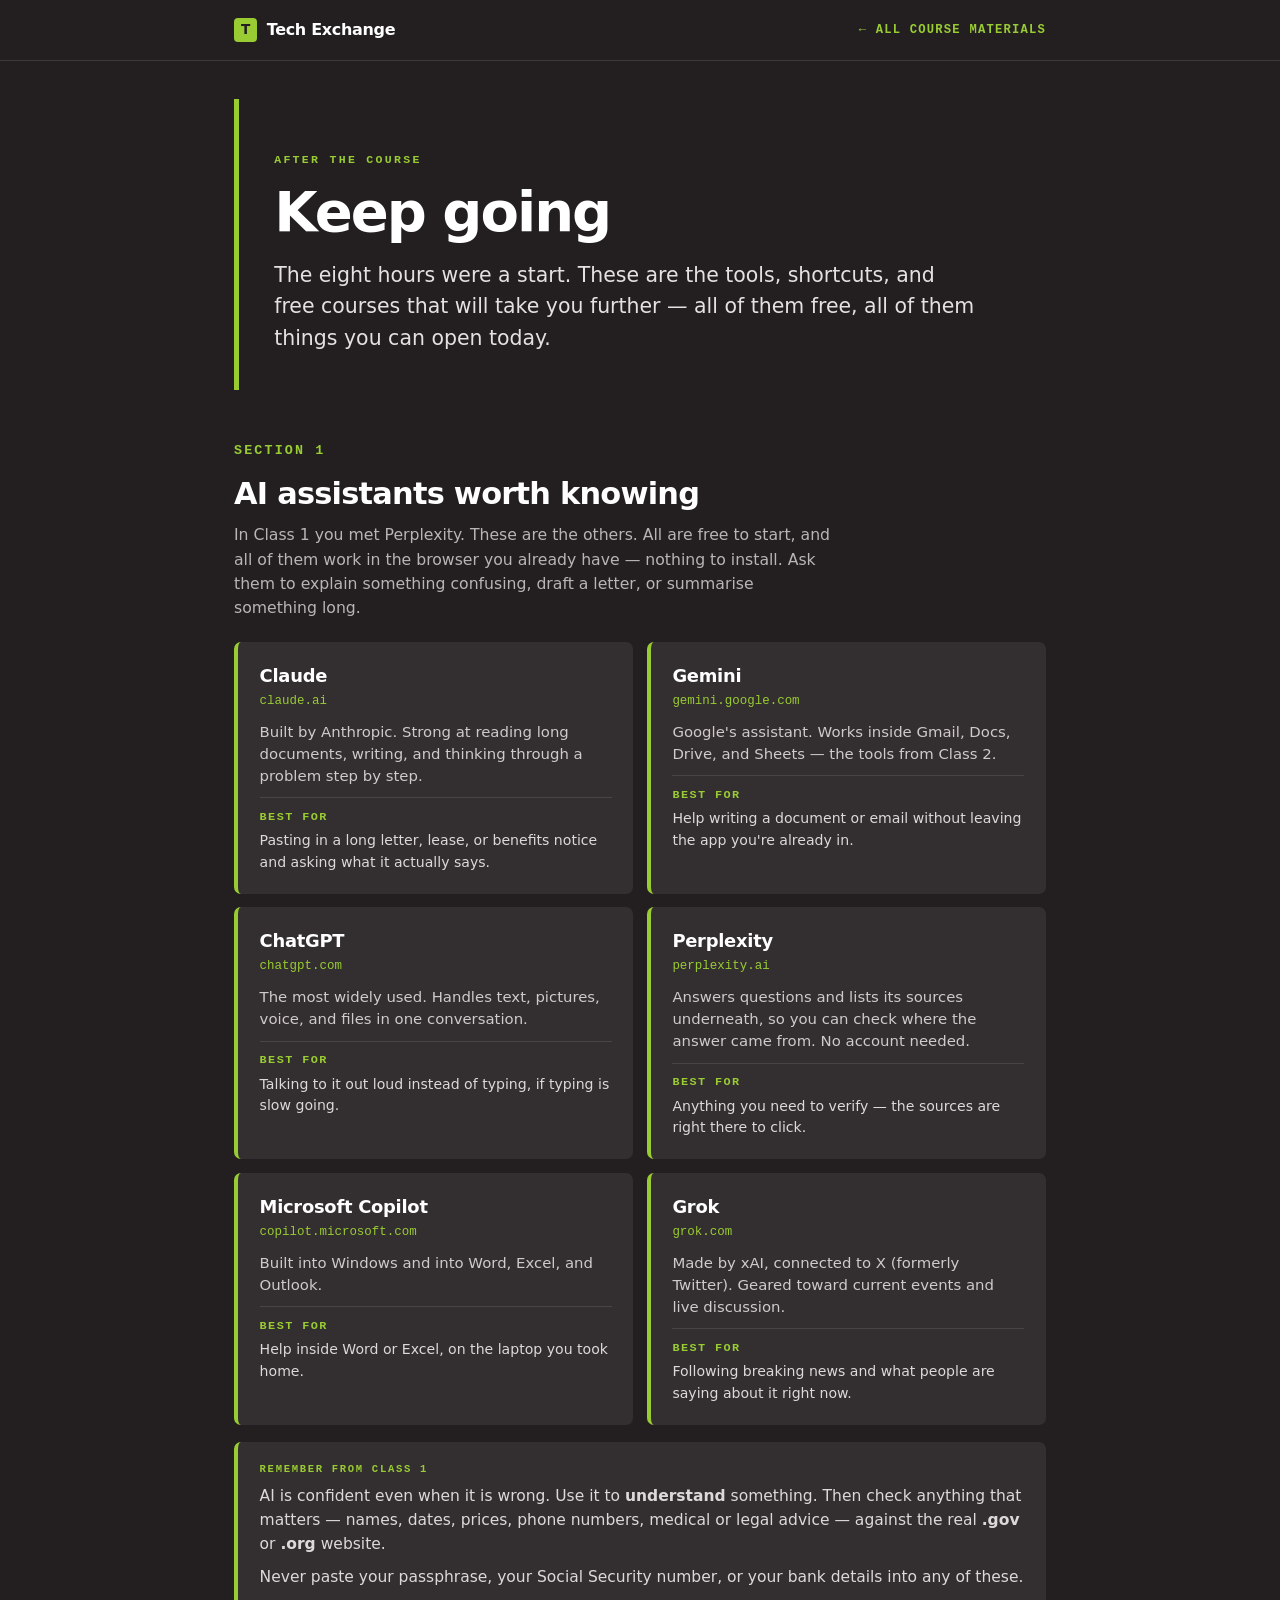
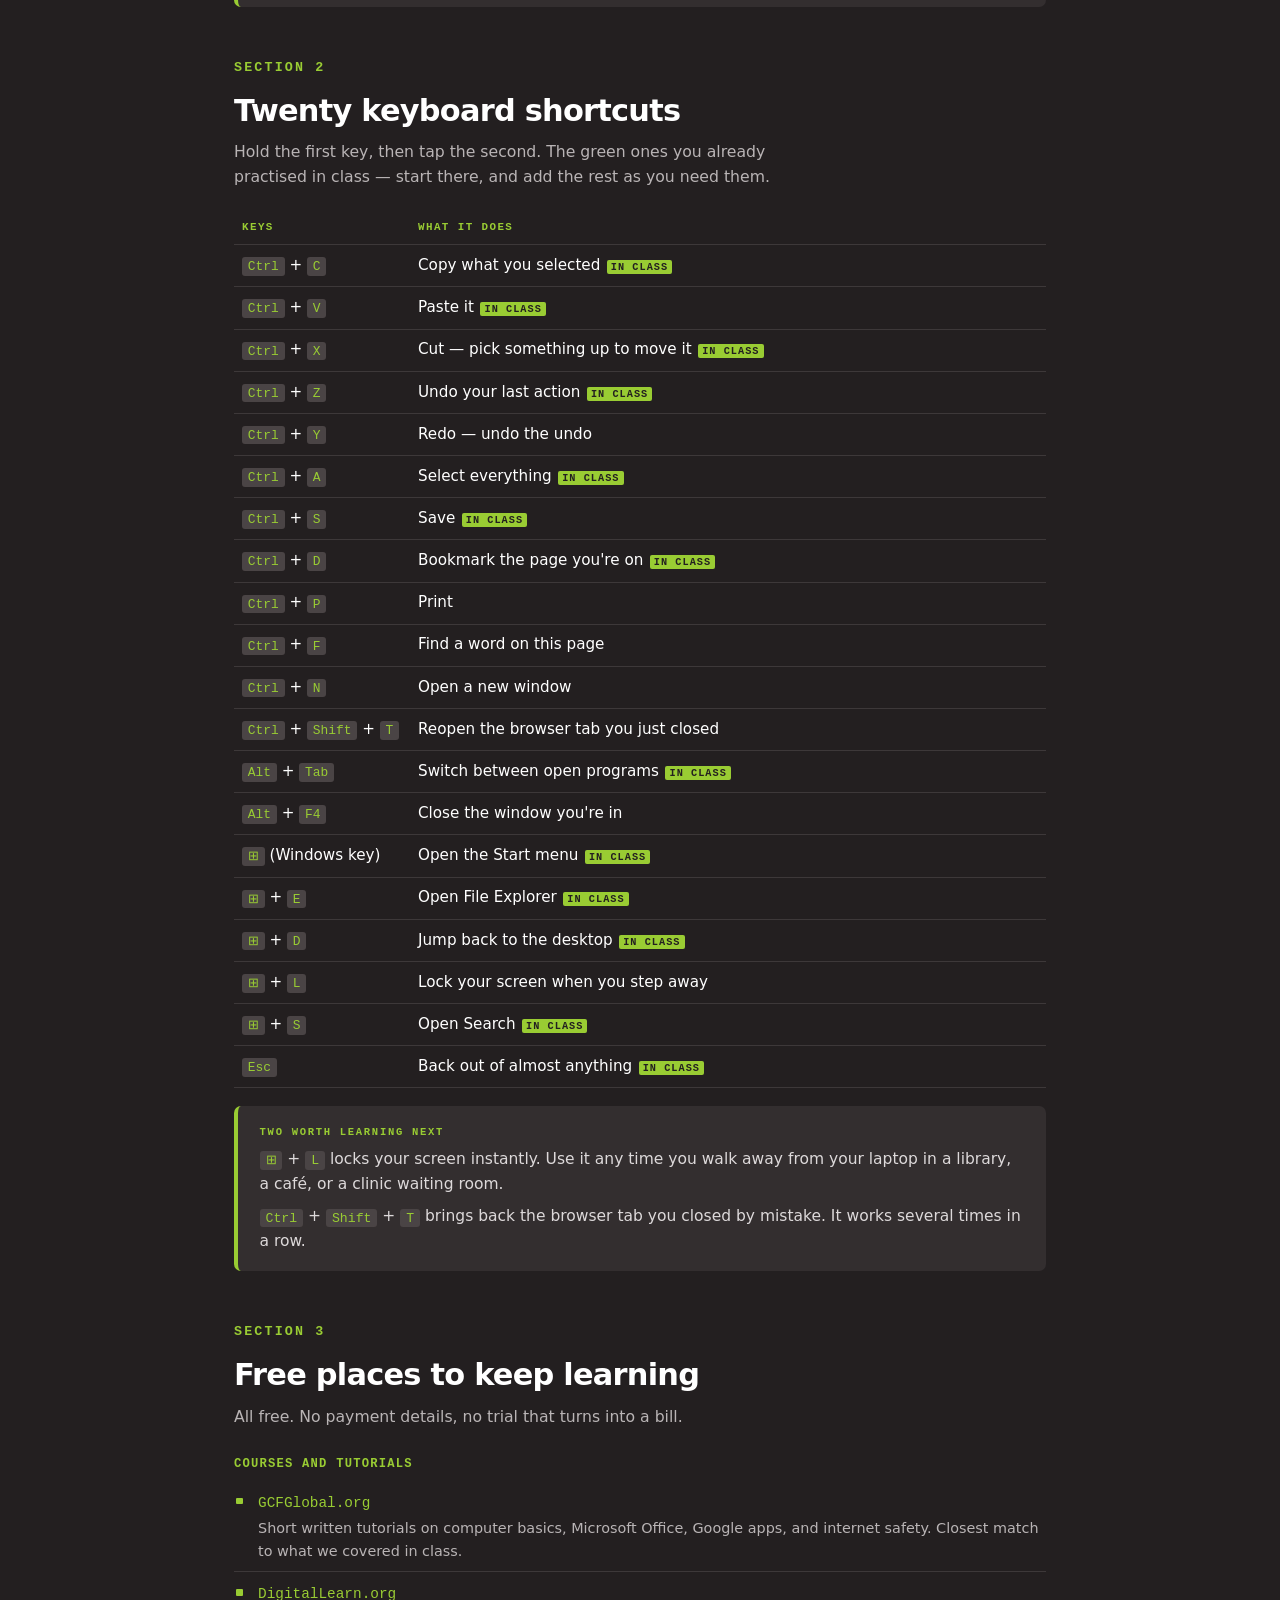
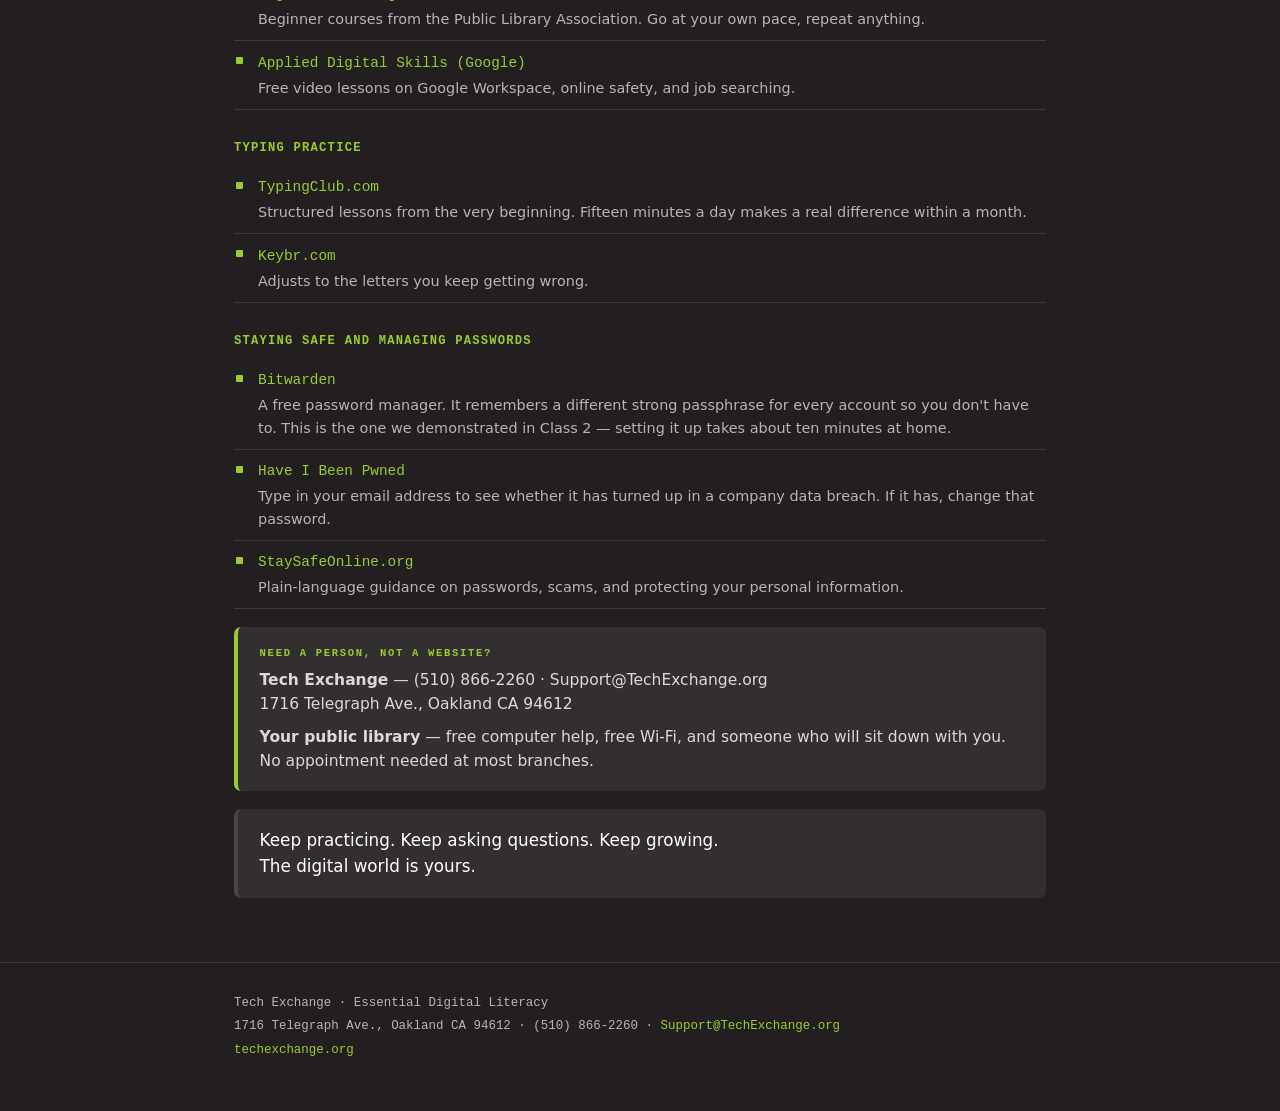
<file: resources.html>
<!DOCTYPE html>
<html lang="en">
<head>
<meta charset="utf-8">
<meta name="viewport" content="width=device-width,initial-scale=1">
<title>Keep Going — Tools, Shortcuts &amp; Free Learning | Tech Exchange</title>
<meta name="description" content="AI tools, Windows keyboard shortcuts, and free places to keep learning after the Tech Exchange Essential Digital Literacy course.">
<style>
:root{
  --ink:#231F20;--lime:#99CC33;--slate:#332E2F;--paper:#FFFFFF;--muted:#B9B4B5;
  --sans:"IBM Plex Sans","Segoe UI",system-ui,-apple-system,Arial,sans-serif;
  --mono:"IBM Plex Mono","Courier New",monospace;
}
*{box-sizing:border-box;margin:0;padding:0}
body{background:var(--ink);color:var(--paper);font-family:var(--sans);line-height:1.55;
  -webkit-font-smoothing:antialiased}
.wrap{max-width:940px;margin:0 auto;padding:0 5vw}
a{color:inherit}

header{border-bottom:1px solid #3d3839;padding:1.1rem 0;display:flex}
header .wrap{display:flex;align-items:center;justify-content:space-between;width:100%;gap:1rem}
.brand{display:flex;align-items:center;gap:.6rem;font-weight:900;letter-spacing:-.02em;font-size:1rem}
.brand .mark{width:1.7em;height:1.7em;background:var(--lime);border-radius:4px;
  display:grid;place-items:center;color:var(--ink);font-size:.85em;font-weight:900}
.back{font-family:var(--mono);font-size:.76rem;letter-spacing:.1em;text-transform:uppercase;
  color:var(--lime);text-decoration:none;font-weight:600;white-space:nowrap}
.back:hover{text-decoration:underline}

.hero{padding:3.2rem 0 2.2rem;border-left:5px solid var(--lime);
  padding-left:clamp(1rem,4vw,2.2rem);margin:2.4rem 0 0}
.eyebrow{font-family:var(--mono);color:var(--lime);letter-spacing:.2em;text-transform:uppercase;
  font-weight:600;font-size:.72rem;margin-bottom:1rem}
h1{font-size:clamp(2rem,6vw,3.5rem);font-weight:900;letter-spacing:-.035em;line-height:1}
.hero p{font-size:clamp(1.02rem,2.2vw,1.28rem);color:#E4E1E1;margin-top:1.2rem;max-width:54ch}

h2{font-size:clamp(1.3rem,3vw,1.9rem);font-weight:900;letter-spacing:-.025em;margin:3.2rem 0 .4rem}
h2 .n{display:block;font-family:var(--mono);color:var(--lime);font-size:.44em;font-weight:600;
  letter-spacing:.16em;text-transform:uppercase;margin-bottom:.6em}
.sub{color:var(--muted);font-size:.98rem;margin-bottom:1.3rem;max-width:60ch}

.cards{display:grid;gap:.85rem;grid-template-columns:1fr 1fr}
@media(max-width:700px){.cards{grid-template-columns:1fr}}
.card{background:var(--slate);border-radius:7px;padding:1.25rem 1.35rem;
  border-left:4px solid var(--lime)}
.card h3{font-size:1.12rem;font-weight:800;letter-spacing:-.015em;margin-bottom:.15rem}
.card .url{font-family:var(--mono);font-size:.78rem;color:var(--lime);
  display:block;margin-bottom:.6rem;text-decoration:none;word-break:break-all}
.card .url:hover{text-decoration:underline}
.card p{color:#CFCACB;font-size:.93rem;line-height:1.48}
.card .best{display:block;margin-top:.65rem;padding-top:.6rem;border-top:1px solid #4a4445;
  font-size:.88rem;color:#DDD9DA}
.card .best b{color:var(--lime);font-family:var(--mono);font-size:.74rem;letter-spacing:.12em;
  text-transform:uppercase;display:block;margin-bottom:.25rem;font-weight:600}

table{width:100%;border-collapse:collapse;margin-top:.5rem}
th,td{text-align:left;padding:.55rem .5rem;border-bottom:1px solid #3d3839;font-size:.95rem}
th{font-family:var(--mono);font-size:.68rem;letter-spacing:.13em;text-transform:uppercase;
  color:var(--lime);font-weight:600}
td.k{width:11rem}
kbd{font-family:var(--mono);background:#4a4445;border-radius:3px;padding:.14em .45em;
  font-size:.85em;color:var(--lime);white-space:nowrap}
.tag-taught{font-family:var(--mono);font-size:.64rem;letter-spacing:.1em;text-transform:uppercase;
  color:var(--ink);background:var(--lime);border-radius:2px;padding:.1em .4em;font-weight:600;
  margin-left:.4rem;white-space:nowrap}

.note{background:var(--slate);border-radius:7px;padding:1.15rem 1.35rem;margin-top:1.1rem;
  border-left:4px solid var(--lime)}
.note .tag{font-family:var(--mono);font-size:.66rem;letter-spacing:.16em;text-transform:uppercase;
  color:var(--lime);font-weight:600;display:block;margin-bottom:.4rem}
.note p{font-size:.97rem;color:#DDD9DA}
.note p + p{margin-top:.55rem}

.list{margin-top:.5rem}
.list li{list-style:none;padding:.6rem 0 .6rem 1.5rem;position:relative;
  border-bottom:1px solid #3d3839;font-size:.96rem;color:#DDD9DA}
.list li::before{content:"";position:absolute;left:.15rem;top:1.05em;width:.45em;height:.45em;
  background:var(--lime);border-radius:1px}
.list a{font-family:var(--mono);color:var(--lime);text-decoration:none;font-size:.9rem}
.list a:hover{text-decoration:underline}
.list span{display:block;color:var(--muted);font-size:.9rem;margin-top:.15rem}

footer{margin-top:4rem;border-top:1px solid #3d3839;padding:1.8rem 0 3rem;
  font-family:var(--mono);font-size:.78rem;color:var(--muted);line-height:1.9}
footer a{color:var(--lime);text-decoration:none}
footer a:hover{text-decoration:underline}
</style>
</head>
<body>

<header><div class="wrap">
  <div class="brand"><span class="mark">T</span>Tech&nbsp;Exchange</div>
  <a class="back" href="index.html">← All course materials</a>
</div></header>

<div class="wrap">

<div class="hero">
  <div class="eyebrow">After the course</div>
  <h1>Keep going</h1>
  <p>The eight hours were a start. These are the tools, shortcuts, and free courses that will take you further — all of them free, all of them things you can open today.</p>
</div>

<h2><span class="n">Section 1</span>AI assistants worth knowing</h2>
<p class="sub">In Class 1 you met Perplexity. These are the others. All are free to start, and all of them work in the browser you already have — nothing to install. Ask them to explain something confusing, draft a letter, or summarise something long.</p>

<div class="cards">
  <div class="card">
    <h3>Claude</h3>
    <a class="url" href="https://claude.ai">claude.ai</a>
    <p>Built by Anthropic. Strong at reading long documents, writing, and thinking through a problem step by step.</p>
    <span class="best"><b>Best for</b>Pasting in a long letter, lease, or benefits notice and asking what it actually says.</span>
  </div>
  <div class="card">
    <h3>Gemini</h3>
    <a class="url" href="https://gemini.google.com">gemini.google.com</a>
    <p>Google's assistant. Works inside Gmail, Docs, Drive, and Sheets — the tools from Class 2.</p>
    <span class="best"><b>Best for</b>Help writing a document or email without leaving the app you're already in.</span>
  </div>
  <div class="card">
    <h3>ChatGPT</h3>
    <a class="url" href="https://chatgpt.com">chatgpt.com</a>
    <p>The most widely used. Handles text, pictures, voice, and files in one conversation.</p>
    <span class="best"><b>Best for</b>Talking to it out loud instead of typing, if typing is slow going.</span>
  </div>
  <div class="card">
    <h3>Perplexity</h3>
    <a class="url" href="https://perplexity.ai">perplexity.ai</a>
    <p>Answers questions and lists its sources underneath, so you can check where the answer came from. No account needed.</p>
    <span class="best"><b>Best for</b>Anything you need to verify — the sources are right there to click.</span>
  </div>
  <div class="card">
    <h3>Microsoft Copilot</h3>
    <a class="url" href="https://copilot.microsoft.com">copilot.microsoft.com</a>
    <p>Built into Windows and into Word, Excel, and Outlook.</p>
    <span class="best"><b>Best for</b>Help inside Word or Excel, on the laptop you took home.</span>
  </div>
  <div class="card">
    <h3>Grok</h3>
    <a class="url" href="https://grok.com">grok.com</a>
    <p>Made by xAI, connected to X (formerly Twitter). Geared toward current events and live discussion.</p>
    <span class="best"><b>Best for</b>Following breaking news and what people are saying about it right now.</span>
  </div>
</div>

<div class="note">
  <span class="tag">Remember from Class 1</span>
  <p>AI is confident even when it is wrong. Use it to <strong>understand</strong> something. Then check anything that matters — names, dates, prices, phone numbers, medical or legal advice — against the real <strong>.gov</strong> or <strong>.org</strong> website.</p>
  <p>Never paste your passphrase, your Social Security number, or your bank details into any of these.</p>
</div>

<h2><span class="n">Section 2</span>Twenty keyboard shortcuts</h2>
<p class="sub">Hold the first key, then tap the second. The green ones you already practised in class — start there, and add the rest as you need them.</p>

<table>
<tr><th>Keys</th><th>What it does</th></tr>
<tr><td class="k"><kbd>Ctrl</kbd> + <kbd>C</kbd></td><td>Copy what you selected<span class="tag-taught">In class</span></td></tr>
<tr><td class="k"><kbd>Ctrl</kbd> + <kbd>V</kbd></td><td>Paste it<span class="tag-taught">In class</span></td></tr>
<tr><td class="k"><kbd>Ctrl</kbd> + <kbd>X</kbd></td><td>Cut — pick something up to move it<span class="tag-taught">In class</span></td></tr>
<tr><td class="k"><kbd>Ctrl</kbd> + <kbd>Z</kbd></td><td>Undo your last action<span class="tag-taught">In class</span></td></tr>
<tr><td class="k"><kbd>Ctrl</kbd> + <kbd>Y</kbd></td><td>Redo — undo the undo</td></tr>
<tr><td class="k"><kbd>Ctrl</kbd> + <kbd>A</kbd></td><td>Select everything<span class="tag-taught">In class</span></td></tr>
<tr><td class="k"><kbd>Ctrl</kbd> + <kbd>S</kbd></td><td>Save<span class="tag-taught">In class</span></td></tr>
<tr><td class="k"><kbd>Ctrl</kbd> + <kbd>D</kbd></td><td>Bookmark the page you're on<span class="tag-taught">In class</span></td></tr>
<tr><td class="k"><kbd>Ctrl</kbd> + <kbd>P</kbd></td><td>Print</td></tr>
<tr><td class="k"><kbd>Ctrl</kbd> + <kbd>F</kbd></td><td>Find a word on this page</td></tr>
<tr><td class="k"><kbd>Ctrl</kbd> + <kbd>N</kbd></td><td>Open a new window</td></tr>
<tr><td class="k"><kbd>Ctrl</kbd> + <kbd>Shift</kbd> + <kbd>T</kbd></td><td>Reopen the browser tab you just closed</td></tr>
<tr><td class="k"><kbd>Alt</kbd> + <kbd>Tab</kbd></td><td>Switch between open programs<span class="tag-taught">In class</span></td></tr>
<tr><td class="k"><kbd>Alt</kbd> + <kbd>F4</kbd></td><td>Close the window you're in</td></tr>
<tr><td class="k"><kbd>⊞</kbd> (Windows key)</td><td>Open the Start menu<span class="tag-taught">In class</span></td></tr>
<tr><td class="k"><kbd>⊞</kbd> + <kbd>E</kbd></td><td>Open File Explorer<span class="tag-taught">In class</span></td></tr>
<tr><td class="k"><kbd>⊞</kbd> + <kbd>D</kbd></td><td>Jump back to the desktop<span class="tag-taught">In class</span></td></tr>
<tr><td class="k"><kbd>⊞</kbd> + <kbd>L</kbd></td><td>Lock your screen when you step away</td></tr>
<tr><td class="k"><kbd>⊞</kbd> + <kbd>S</kbd></td><td>Open Search<span class="tag-taught">In class</span></td></tr>
<tr><td class="k"><kbd>Esc</kbd></td><td>Back out of almost anything<span class="tag-taught">In class</span></td></tr>
</table>

<div class="note">
  <span class="tag">Two worth learning next</span>
  <p><kbd>⊞</kbd> + <kbd>L</kbd> locks your screen instantly. Use it any time you walk away from your laptop in a library, a café, or a clinic waiting room.</p>
  <p><kbd>Ctrl</kbd> + <kbd>Shift</kbd> + <kbd>T</kbd> brings back the browser tab you closed by mistake. It works several times in a row.</p>
</div>

<h2><span class="n">Section 3</span>Free places to keep learning</h2>
<p class="sub">All free. No payment details, no trial that turns into a bill.</p>

<h3 style="font-size:1.05rem;font-weight:800;margin:1.6rem 0 .2rem;color:var(--lime);
  font-family:var(--mono);letter-spacing:.1em;text-transform:uppercase;font-size:.76rem">Courses and tutorials</h3>
<ul class="list">
  <li><a href="https://edu.gcfglobal.org">GCFGlobal.org</a><span>Short written tutorials on computer basics, Microsoft Office, Google apps, and internet safety. Closest match to what we covered in class.</span></li>
  <li><a href="https://www.digitallearn.org">DigitalLearn.org</a><span>Beginner courses from the Public Library Association. Go at your own pace, repeat anything.</span></li>
  <li><a href="https://applieddigitalskills.withgoogle.com">Applied Digital Skills (Google)</a><span>Free video lessons on Google Workspace, online safety, and job searching.</span></li>
</ul>

<h3 style="font-weight:800;margin:1.8rem 0 .2rem;color:var(--lime);
  font-family:var(--mono);letter-spacing:.1em;text-transform:uppercase;font-size:.76rem">Typing practice</h3>
<ul class="list">
  <li><a href="https://www.typingclub.com">TypingClub.com</a><span>Structured lessons from the very beginning. Fifteen minutes a day makes a real difference within a month.</span></li>
  <li><a href="https://www.keybr.com">Keybr.com</a><span>Adjusts to the letters you keep getting wrong.</span></li>
</ul>

<h3 style="font-weight:800;margin:1.8rem 0 .2rem;color:var(--lime);
  font-family:var(--mono);letter-spacing:.1em;text-transform:uppercase;font-size:.76rem">Staying safe and managing passwords</h3>
<ul class="list">
  <li><a href="https://bitwarden.com">Bitwarden</a><span>A free password manager. It remembers a different strong passphrase for every account so you don't have to. This is the one we demonstrated in Class 2 — setting it up takes about ten minutes at home.</span></li>
  <li><a href="https://haveibeenpwned.com">Have I Been Pwned</a><span>Type in your email address to see whether it has turned up in a company data breach. If it has, change that password.</span></li>
  <li><a href="https://staysafeonline.org">StaySafeOnline.org</a><span>Plain-language guidance on passwords, scams, and protecting your personal information.</span></li>
</ul>

<div class="note">
  <span class="tag">Need a person, not a website?</span>
  <p><strong>Tech Exchange</strong> — (510) 866-2260 · Support@TechExchange.org<br>1716 Telegraph Ave., Oakland CA 94612</p>
  <p><strong>Your public library</strong> — free computer help, free Wi-Fi, and someone who will sit down with you. No appointment needed at most branches.</p>
</div>

<div class="note" style="border-left-color:#4a4445">
  <p style="font-size:1.05rem;color:var(--paper)">Keep practicing. Keep asking questions. Keep growing.<br>The digital world is yours.</p>
</div>

</div>

<footer><div class="wrap">
Tech Exchange · Essential Digital Literacy<br>
1716 Telegraph Ave., Oakland CA 94612 · (510) 866-2260 · <a href="mailto:Support@TechExchange.org">Support@TechExchange.org</a><br>
<a href="https://www.techexchange.org">techexchange.org</a>
</div></footer>

</body>
</html>
</file>
